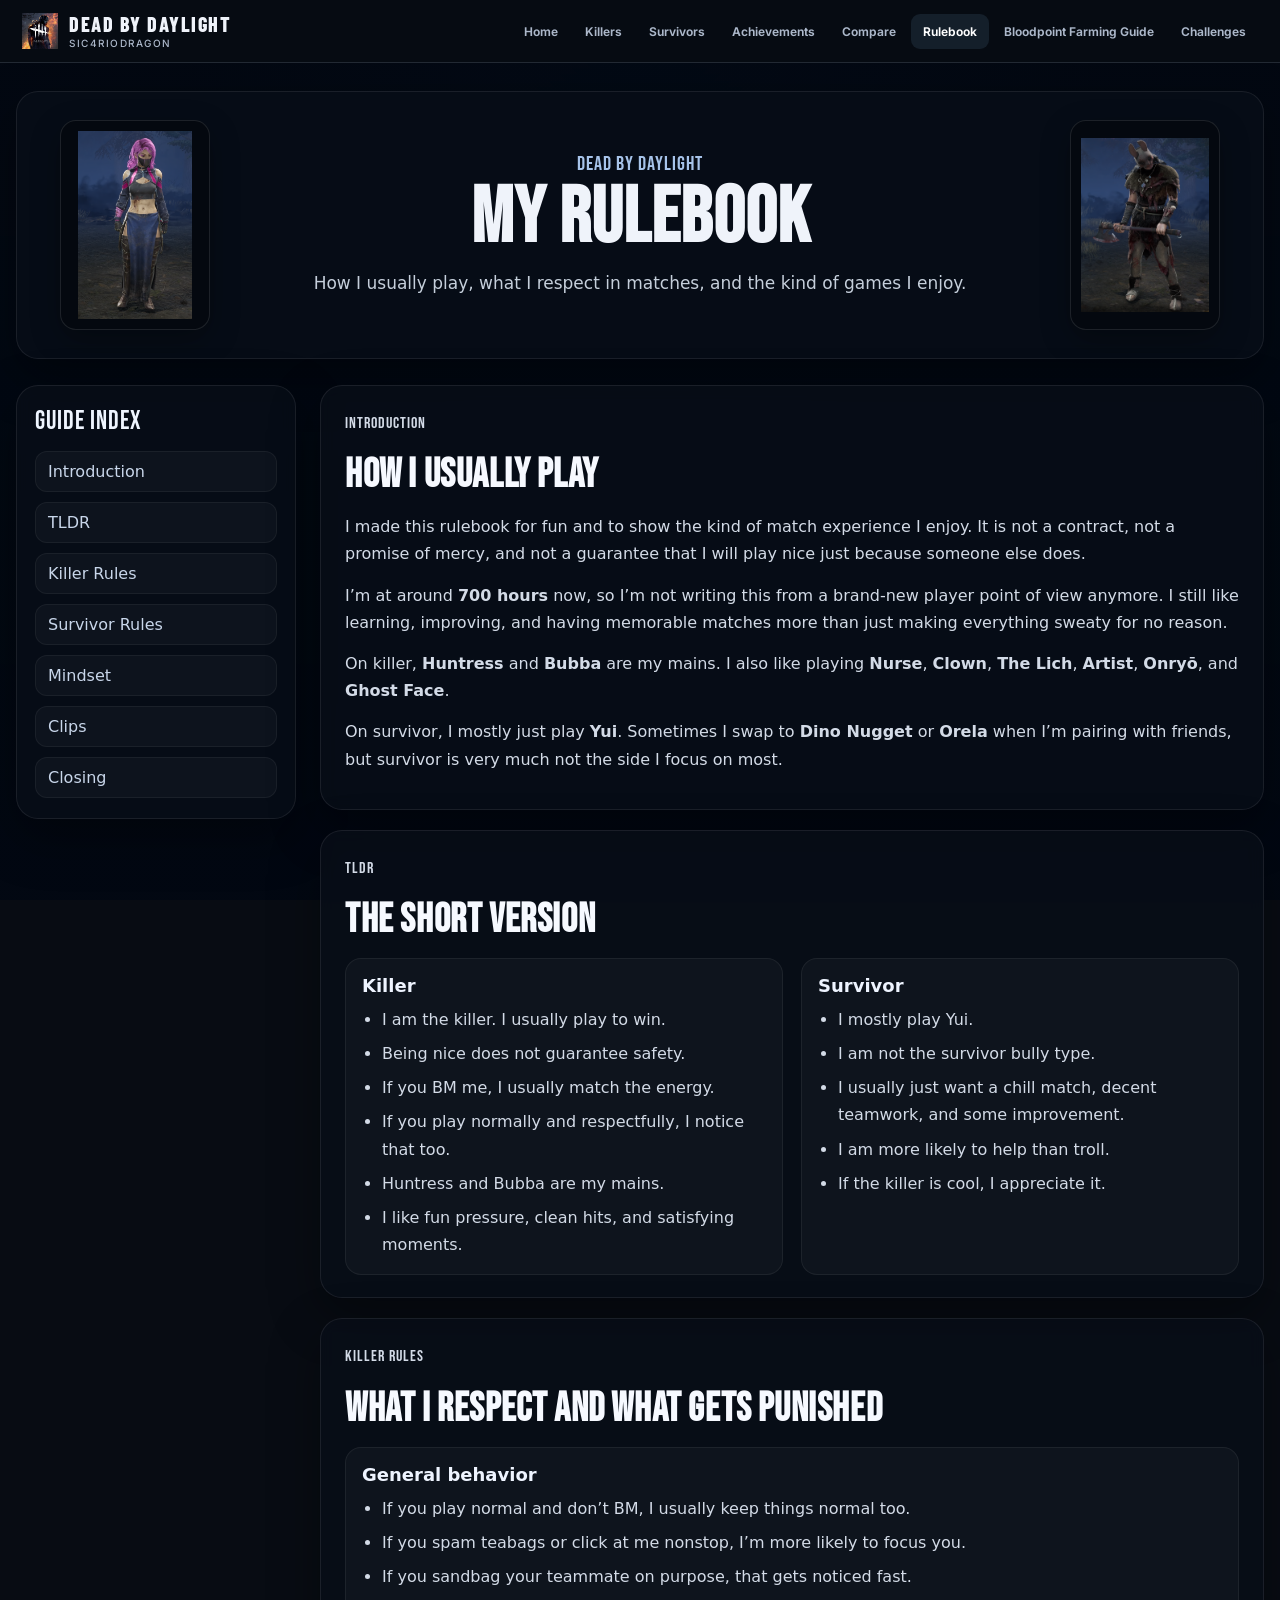
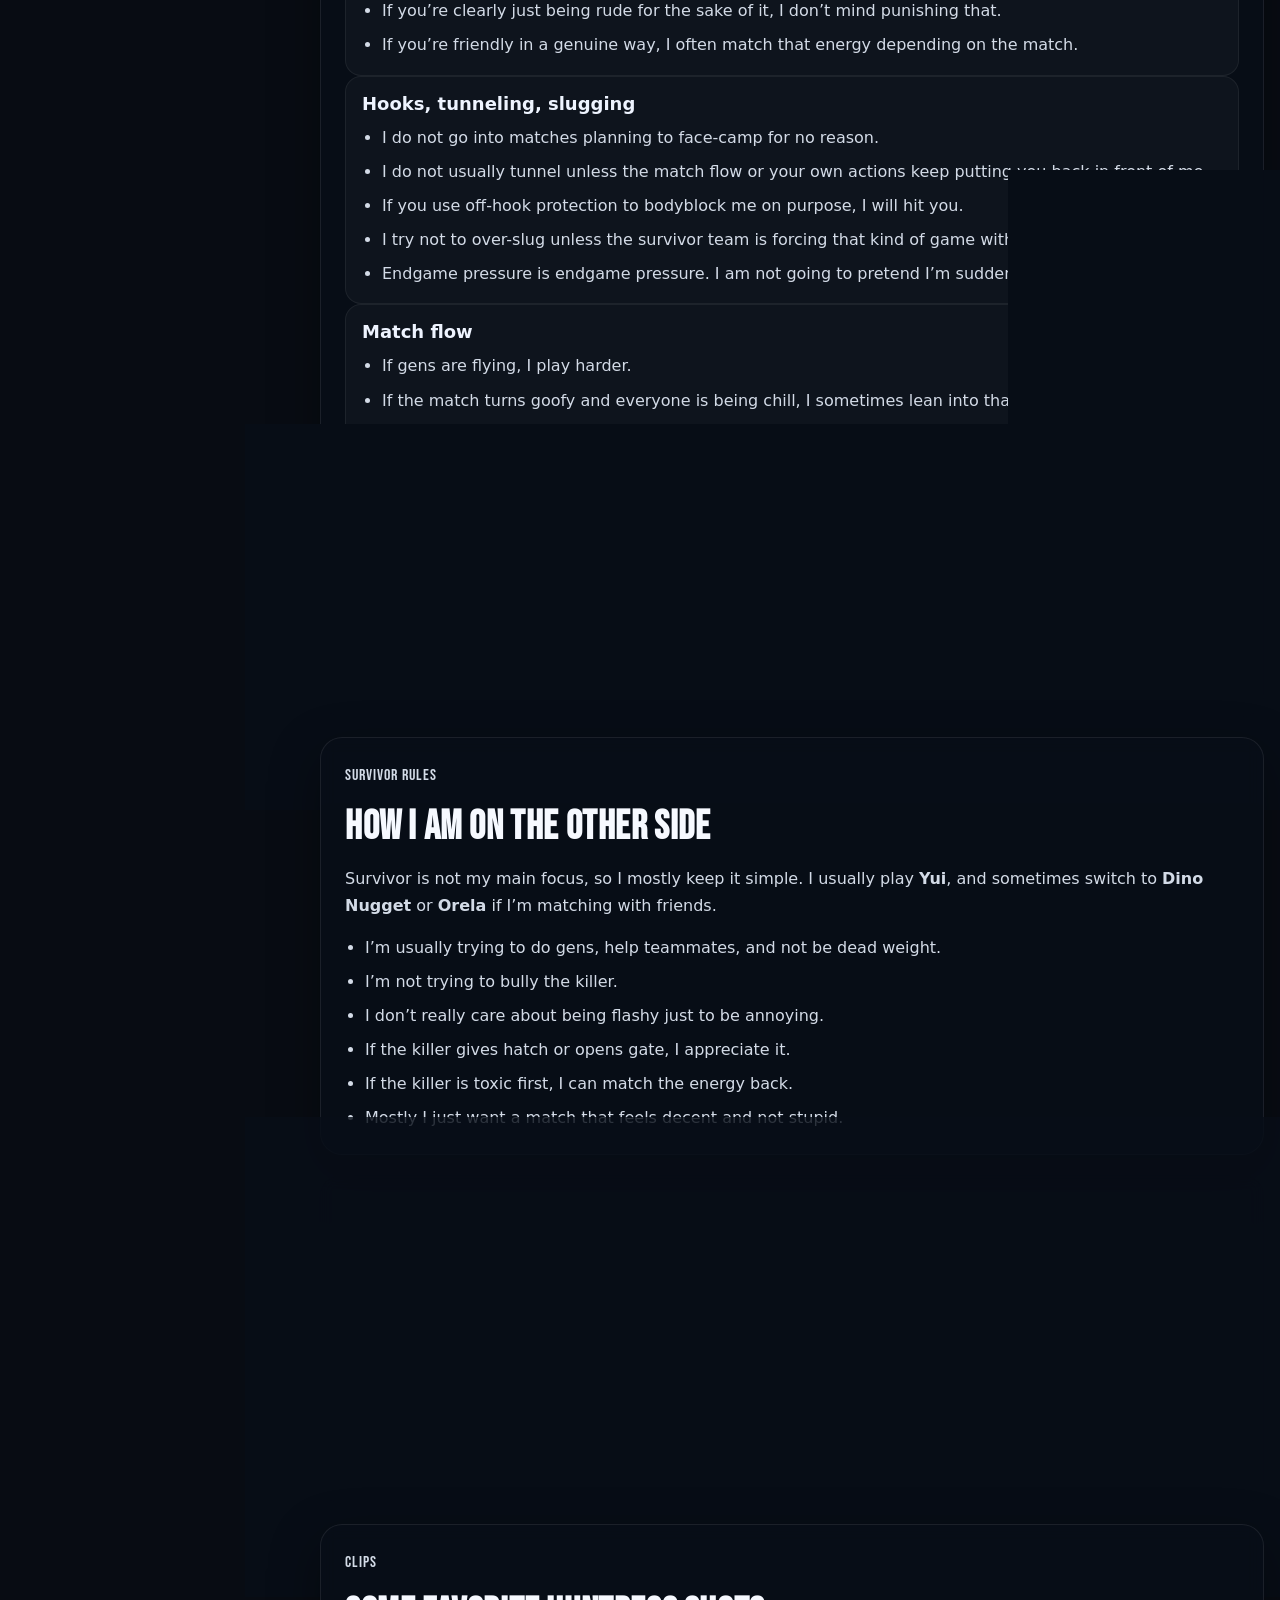
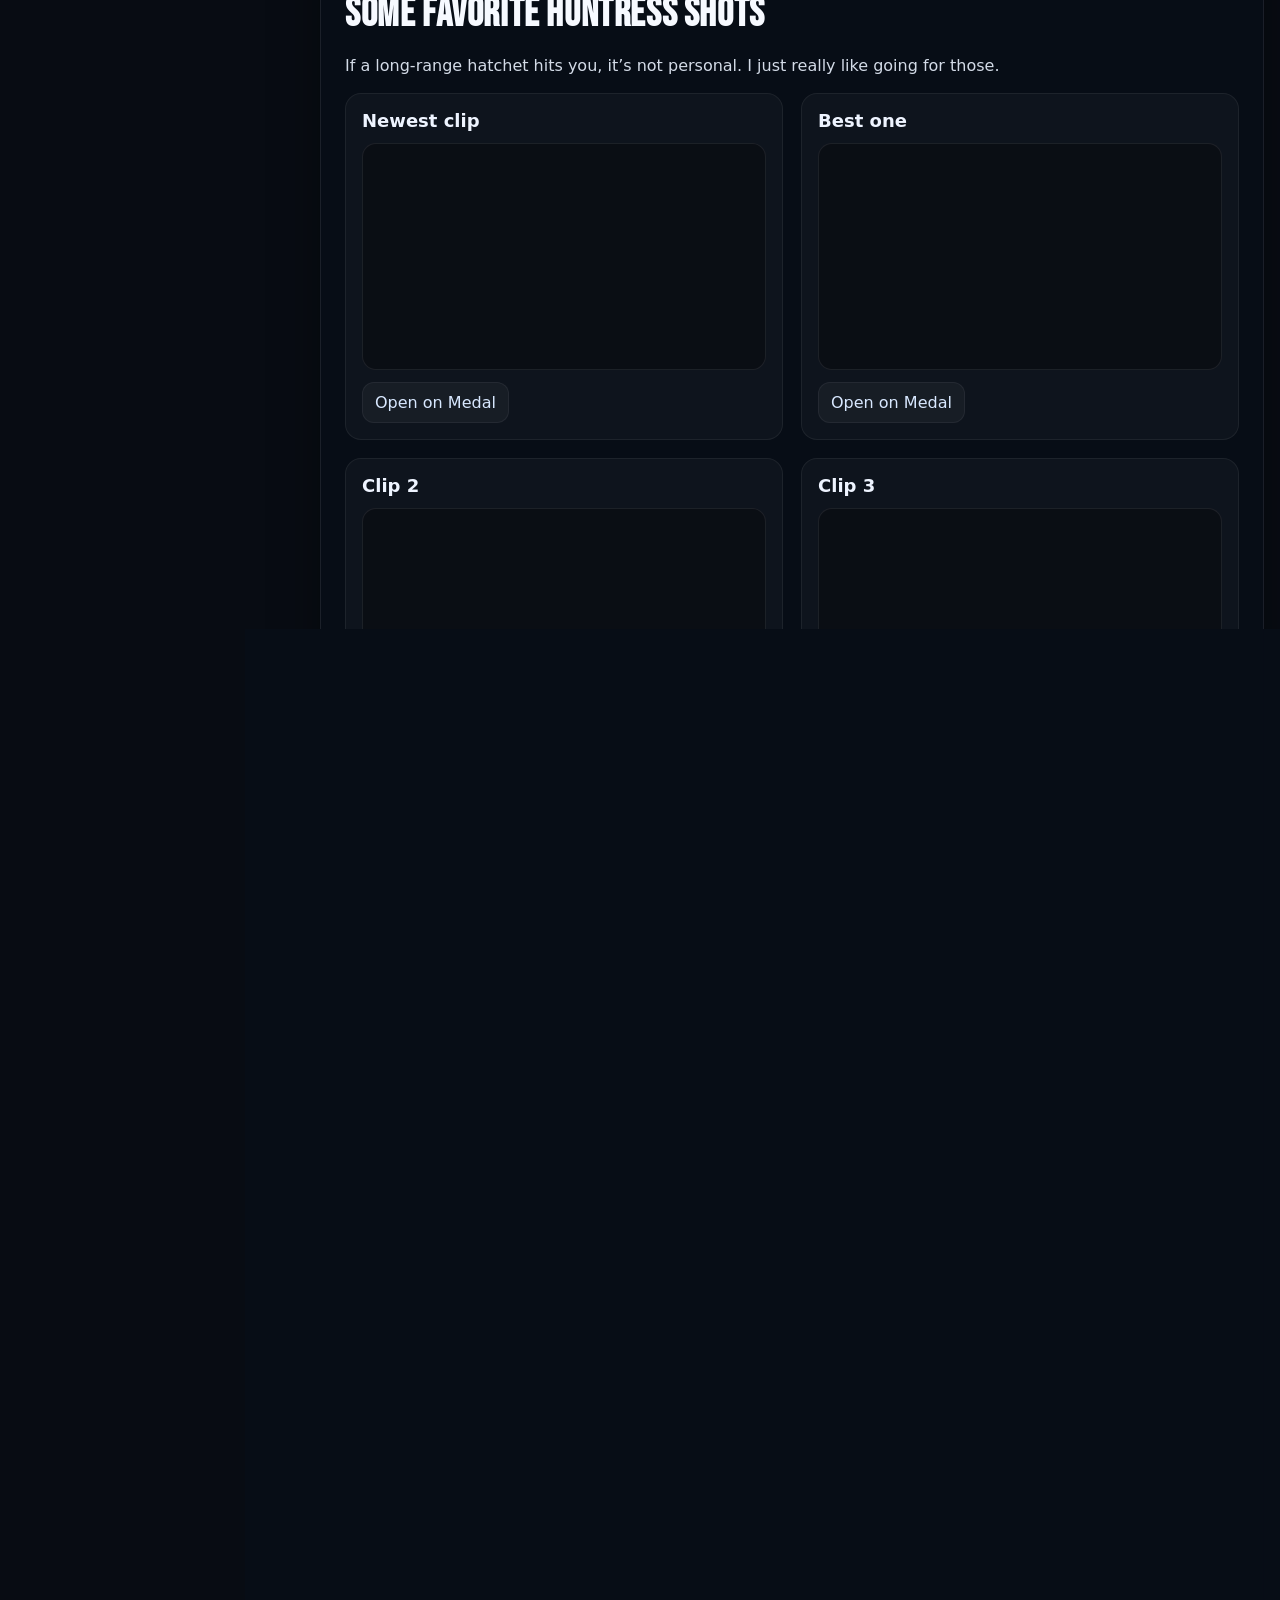
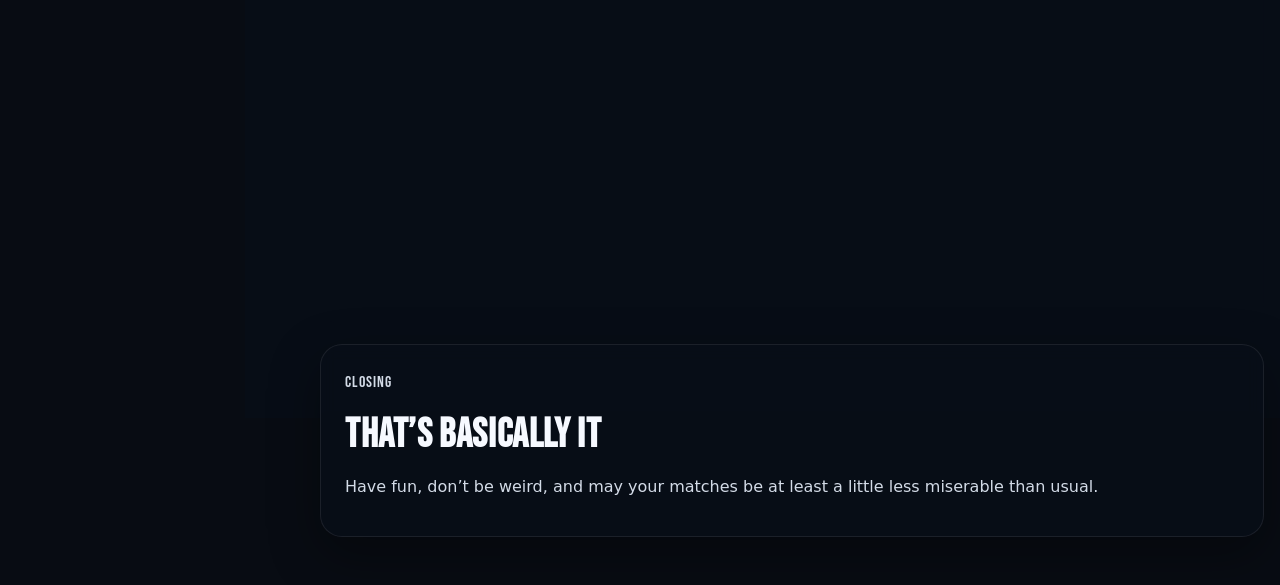
<file: dbd-rulebook/index.html>
<!DOCTYPE html>
<html lang="en">
<head>
  <meta charset="utf-8">
  <meta name="viewport" content="width=device-width, initial-scale=1">
  <title>DBD Rulebook — Sic4rioDragon</title>
  <meta name="description" content="My Dead by Daylight rulebook — how I usually play killer and survivor, what I respect in matches, and the kind of games I enjoy.">
  <meta name="theme-color" content="#07111d">

  <link rel="canonical" href="https://deadbydaylight.sic4riodragon.uk/dbd-rulebook/">
  <link rel="icon" type="image/png" href="/assets/img/deadbydaylight_icon.png">
  <link rel="shortcut icon" href="/assets/img/deadbydaylight_icon.png">
  <link rel="apple-touch-icon" href="/assets/img/deadbydaylight_icon.png">

  <meta property="og:type" content="website">
  <meta property="og:site_name" content="Sic4rioDragon.uk">
  <meta property="og:title" content="Dead by Daylight • Rulebook • Sic4rioDragon">
  <meta property="og:description" content="My DBD rulebook — killer mindset, survivor mindset, and the kind of match experience I like.">
  <meta property="og:url" content="https://deadbydaylight.sic4riodragon.uk/dbd-rulebook/">
  <meta property="og:image" content="https://deadbydaylight.sic4riodragon.uk/assets/img/banner1.png">
  <meta property="og:image:alt" content="Dead by Daylight banner featuring Yui and Huntress">

  <meta name="twitter:card" content="summary_large_image">
  <meta name="twitter:title" content="Dead by Daylight • Rulebook • Sic4rioDragon">
  <meta name="twitter:description" content="My DBD rulebook — killer mindset, survivor mindset, and the kind of match experience I like.">
  <meta name="twitter:image" content="https://deadbydaylight.sic4riodragon.uk/assets/img/banner1.png">

  <link rel="preconnect" href="https://fonts.googleapis.com">
  <link rel="preconnect" href="https://fonts.gstatic.com" crossorigin>
  <link href="https://fonts.googleapis.com/css2?family=Bebas+Neue&display=swap" rel="stylesheet">

  <link rel="stylesheet" href="./style.css">
  <link rel="stylesheet" href="/site.css">
</head>
<body>
  <div class="page-bg"></div>

  <a class="back-btn" href="/">← Back to Dead by Daylight</a>

  <main class="page-shell">
    <section class="hero card">
      <a class="hero-art hero-art-left" href="/survivors.html" aria-label="Go to survivors page">
        <img src="/assets/img/yui.png" alt="Yui Kimura">
      </a>

      <div class="hero-copy">
        <p class="eyebrow">Dead by Daylight</p>
        <h1>My Rulebook</h1>
        <p class="subtitle">
          How I usually play, what I respect in matches, and the kind of games I enjoy.
        </p>
      </div>

      <a class="hero-art hero-art-right" href="/killers/" aria-label="Go to killers page">
        <img src="/assets/img/huntress.png" alt="The Huntress">
      </a>
    </section>

    <section class="overview-grid">
      <aside class="toc card">
        <div class="toc-head">Guide Index</div>
        <nav class="toc-links" aria-label="Rulebook sections">
          <a href="#intro">Introduction</a>
          <a href="#tldr">TLDR</a>
          <a href="#killer">Killer Rules</a>
          <a href="#survivor">Survivor Rules</a>
          <a href="#mindset">Mindset</a>
          <a href="#clips">Clips</a>
          <a href="#closing">Closing</a>
        </nav>
      </aside>

      <div class="content-stack">
        <section class="card intro-card" id="intro">
          <p class="section-kicker">Introduction</p>
          <h2>How I usually play</h2>
          <p>
            I made this rulebook for fun and to show the kind of match experience I enjoy.
            It is not a contract, not a promise of mercy, and not a guarantee that I will play nice just because someone else does.
          </p>
          <p>
            I’m at around <strong>700 hours</strong> now, so I’m not writing this from a brand-new player point of view anymore.
            I still like learning, improving, and having memorable matches more than just making everything sweaty for no reason.
          </p>
          <p>
            On killer, <strong>Huntress</strong> and <strong>Bubba</strong> are my mains.
            I also like playing <strong>Nurse</strong>, <strong>Clown</strong>, <strong>The Lich</strong>, <strong>Artist</strong>, <strong>Onryō</strong>, and <strong>Ghost Face</strong>.
          </p>
          <p>
            On survivor, I mostly just play <strong>Yui</strong>.
            Sometimes I swap to <strong>Dino Nugget</strong> or <strong>Orela</strong> when I’m pairing with friends, but survivor is very much not the side I focus on most.
          </p>
        </section>

        <section class="card" id="tldr">
          <p class="section-kicker">TLDR</p>
          <h2>The short version</h2>

          <div class="rule-columns">
            <div>
              <h3>Killer</h3>
              <ul>
                <li>I am the killer. I usually play to win.</li>
                <li>Being nice does not guarantee safety.</li>
                <li>If you BM me, I usually match the energy.</li>
                <li>If you play normally and respectfully, I notice that too.</li>
                <li>Huntress and Bubba are my mains.</li>
                <li>I like fun pressure, clean hits, and satisfying moments.</li>
              </ul>
            </div>

            <div>
              <h3>Survivor</h3>
              <ul>
                <li>I mostly play Yui.</li>
                <li>I am not the survivor bully type.</li>
                <li>I usually just want a chill match, decent teamwork, and some improvement.</li>
                <li>I am more likely to help than troll.</li>
                <li>If the killer is cool, I appreciate it.</li>
              </ul>
            </div>
          </div>
        </section>

        <section class="card" id="killer">
          <p class="section-kicker">Killer Rules</p>
          <h2>What I respect and what gets punished</h2>

          <div class="rule-group">
            <h3>General behavior</h3>
            <ul>
              <li>If you play normal and don’t BM, I usually keep things normal too.</li>
              <li>If you spam teabags or click at me nonstop, I’m more likely to focus you.</li>
              <li>If you sandbag your teammate on purpose, that gets noticed fast.</li>
              <li>If you’re clearly just being rude for the sake of it, I don’t mind punishing that.</li>
              <li>If you’re friendly in a genuine way, I often match that energy depending on the match.</li>
            </ul>
          </div>

          <div class="rule-group">
            <h3>Hooks, tunneling, slugging</h3>
            <ul>
              <li>I do not go into matches planning to face-camp for no reason.</li>
              <li>I do not usually tunnel unless the match flow or your own actions keep putting you back in front of me.</li>
              <li>If you use off-hook protection to bodyblock me on purpose, I will hit you.</li>
              <li>I try not to over-slug unless the survivor team is forcing that kind of game with saves or pressure.</li>
              <li>Endgame pressure is endgame pressure. I am not going to pretend I’m suddenly not the killer anymore.</li>
            </ul>
          </div>

          <div class="rule-group">
            <h3>Match flow</h3>
            <ul>
              <li>If gens are flying, I play harder.</li>
              <li>If the match turns goofy and everyone is being chill, I sometimes lean into that instead.</li>
              <li>If I hard win, I sometimes let one person go.</li>
              <li>If the whole match feels miserable or awkward, I might mentally check out and just finish it out.</li>
              <li>I like matches that feel active and honest more than matches where everyone hides forever.</li>
            </ul>
          </div>

          <div class="rule-group">
            <h3>My killer taste</h3>
            <p>
              Huntress is still the one I enjoy most because nothing beats a clean hatchet.
              Bubba is the other real main for me because he’s simple, brutal, and fun in a very different way.
              Outside of those, I like Nurse, Clown, Artist, Onryō, Ghost Face, and The Lich when I’m in the mood for them.
            </p>
          </div>
        </section>

        <section class="card" id="survivor">
          <p class="section-kicker">Survivor Rules</p>
          <h2>How I am on the other side</h2>

          <p>
            Survivor is not my main focus, so I mostly keep it simple.
            I usually play <strong>Yui</strong>, and sometimes switch to <strong>Dino Nugget</strong> or <strong>Orela</strong> if I’m matching with friends.
          </p>

          <ul>
            <li>I’m usually trying to do gens, help teammates, and not be dead weight.</li>
            <li>I’m not trying to bully the killer.</li>
            <li>I don’t really care about being flashy just to be annoying.</li>
            <li>If the killer gives hatch or opens gate, I appreciate it.</li>
            <li>If the killer is toxic first, I can match the energy back.</li>
            <li>Mostly I just want a match that feels decent and not stupid.</li>
          </ul>
        </section>

        <section class="card" id="mindset">
          <p class="section-kicker">Mindset</p>
          <h2>What this page is really for</h2>

          <p>
            This page is less about trying to force rules onto random people and more about showing my playstyle.
            I like fun matches, I like learning, and I like moments that feel memorable.
          </p>
          <p>
            I do not expect perfect survivors, perfect killers, or perfect etiquette every match.
            I just prefer people who don’t go out of their way to make the game miserable.
          </p>
          <p>
            If you are respectful, I usually notice.
            If you are annoying on purpose, I usually notice that too.
          </p>
        </section>

        <section class="card" id="clips">
          <p class="section-kicker">Clips</p>
          <h2>Some favorite Huntress shots</h2>

          <p class="muted">
            If a long-range hatchet hits you, it’s not personal. I just really like going for those.
          </p>

          <div class="clip-grid">
            <article class="clip-card">
              <h3>Newest clip</h3>
              <div class="clip-embed">
                <iframe src="https://medal.tv/clip/lCOl9mwv6wF3e0-49?autoplay=0&muted=0&loop=0" frameborder="0" allow="autoplay; fullscreen" allowfullscreen loading="lazy"></iframe>
              </div>
              <a class="clip-link" href="https://medal.tv/games/dead-by-daylight/clips/lCOl9mwv6wF3e0-49" target="_blank" rel="noopener">Open on Medal</a>
            </article>

            <article class="clip-card">
              <h3>Best one</h3>
              <div class="clip-embed">
                <iframe src="https://medal.tv/clip/lCgZ93YwvKBuPfPts?autoplay=0&muted=0&loop=0" frameborder="0" allow="autoplay; fullscreen" allowfullscreen loading="lazy"></iframe>
              </div>
              <a class="clip-link" href="https://medal.tv/games/dead-by-daylight/clips/lCgZ93YwvKBuPfPts" target="_blank" rel="noopener">Open on Medal</a>
            </article>

            <article class="clip-card">
              <h3>Clip 2</h3>
              <div class="clip-embed">
                <iframe src="https://medal.tv/clip/lvfn8Icr1LPnwrfDm?autoplay=0&muted=0&loop=0" frameborder="0" allow="autoplay; fullscreen" allowfullscreen loading="lazy"></iframe>
              </div>
              <a class="clip-link" href="https://medal.tv/games/dead-by-daylight/clips/lvfn8Icr1LPnwrfDm" target="_blank" rel="noopener">Open on Medal</a>
            </article>

            <article class="clip-card">
              <h3>Clip 3</h3>
              <div class="clip-embed">
                <iframe src="https://medal.tv/clip/lxHhvwNB1EyjtffrP?autoplay=0&muted=0&loop=0" frameborder="0" allow="autoplay; fullscreen" allowfullscreen loading="lazy"></iframe>
              </div>
              <a class="clip-link" href="https://medal.tv/games/dead-by-daylight/clips/lxHhvwNB1EyjtffrP" target="_blank" rel="noopener">Open on Medal</a>
            </article>

            <article class="clip-card">
              <h3>Clip 4</h3>
              <div class="clip-embed">
                <iframe src="https://medal.tv/clip/lzSkIbuD3SHz5CuXl?autoplay=0&muted=0&loop=0" frameborder="0" allow="autoplay; fullscreen" allowfullscreen loading="lazy"></iframe>
              </div>
              <a class="clip-link" href="https://medal.tv/games/dead-by-daylight/clips/lzSkIbuD3SHz5CuXl" target="_blank" rel="noopener">Open on Medal</a>
            </article>

            <article class="clip-card">
              <h3>Clip 5</h3>
              <div class="clip-embed">
                <iframe src="https://medal.tv/clip/lz8CWYM1HBc3UQAU2?autoplay=0&muted=0&loop=0" frameborder="0" allow="autoplay; fullscreen" allowfullscreen loading="lazy"></iframe>
              </div>
              <a class="clip-link" href="https://medal.tv/games/dead-by-daylight/clips/lz8CWYM1HBc3UQAU2" target="_blank" rel="noopener">Open on Medal</a>
            </article>

            <article class="clip-card">
              <h3>Clip 6</h3>
              <div class="clip-embed">
                <iframe src="https://medal.tv/clip/lzZ5z4hSBZOFMghm?autoplay=0&muted=0&loop=0" frameborder="0" allow="autoplay; fullscreen" allowfullscreen loading="lazy"></iframe>
              </div>
              <a class="clip-link" href="https://medal.tv/games/dead-by-daylight/clips/lzZ5z4hSBZOFMghm" target="_blank" rel="noopener">Open on Medal</a>
            </article>

            <article class="clip-card">
              <h3>Clip 7</h3>
              <div class="clip-embed">
                <iframe src="https://medal.tv/clip/lA0gdGLt552-yxH7?autoplay=0&muted=0&loop=0" frameborder="0" allow="autoplay; fullscreen" allowfullscreen loading="lazy"></iframe>
              </div>
              <a class="clip-link" href="https://medal.tv/games/dead-by-daylight/clips/lA0gdGLt552-yxH7" target="_blank" rel="noopener">Open on Medal</a>
            </article>

            <article class="clip-card">
              <h3>Clip 8</h3>
              <div class="clip-embed">
                <iframe src="https://medal.tv/clip/lApscDmOobL7uX_JU?autoplay=0&muted=0&loop=0" frameborder="0" allow="autoplay; fullscreen" allowfullscreen loading="lazy"></iframe>
              </div>
              <a class="clip-link" href="https://medal.tv/games/dead-by-daylight/clips/lApscDmOobL7uX_JU" target="_blank" rel="noopener">Open on Medal</a>
            </article>
          </div>
        </section>

        <section class="card" id="closing">
          <p class="section-kicker">Closing</p>
          <h2>That’s basically it</h2>
          <p>
            Have fun, don’t be weird, and may your matches be at least a little less miserable than usual.
          </p>
        </section>
      </div>
    </section>
  </main>
  <script src="/site.js"></script>
</body>
</html>
</file>
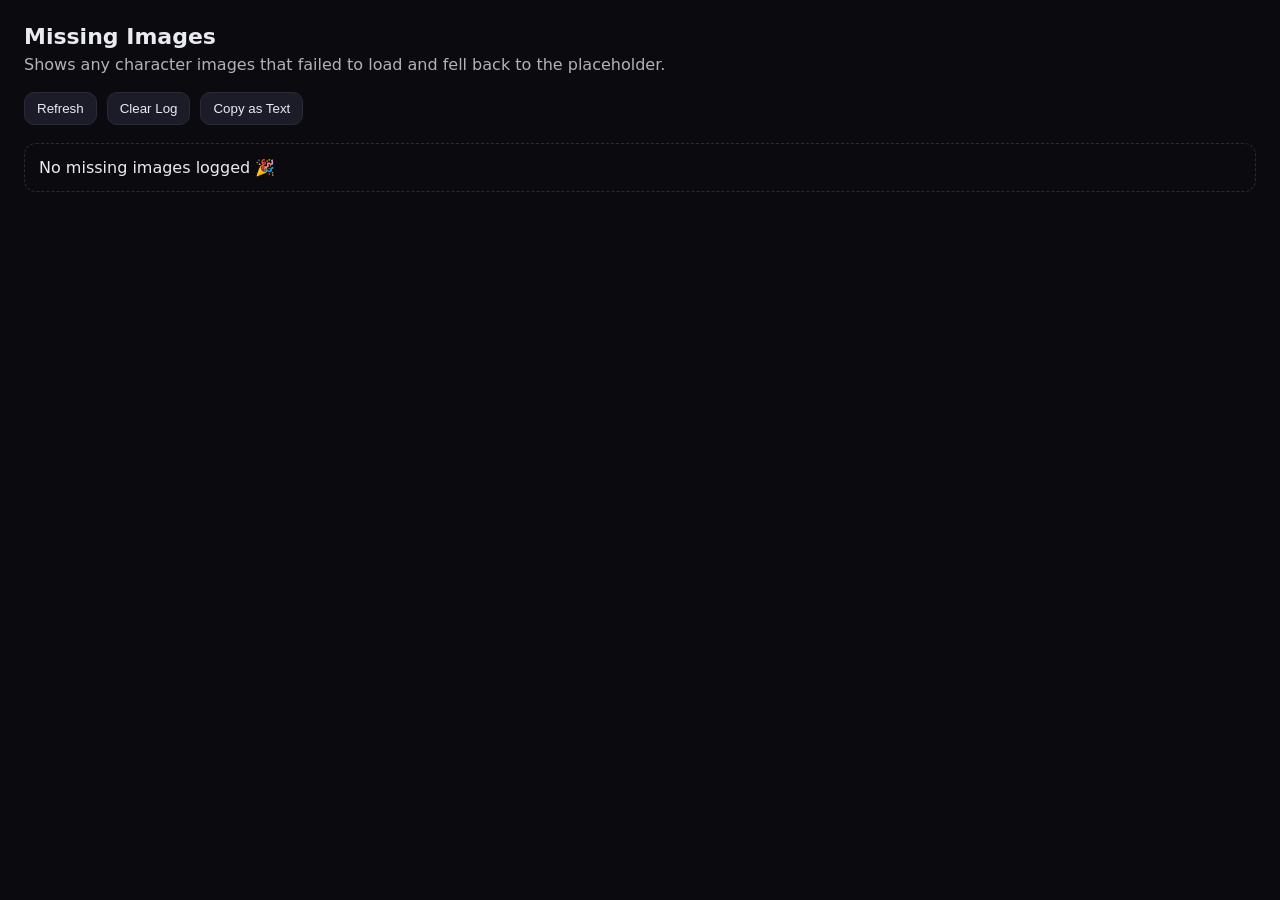
<file: debug/index.html>
<!doctype html>
<html lang="en">
<head>
  <meta charset="utf-8" />
  <meta name="viewport" content="width=device-width,initial-scale=1" />
  <title>DBD Debug • Missing Images</title>
  <style>
    body { font-family: system-ui, Arial, sans-serif; background:#0b0b0f; color:#eaeaf2; margin:0; padding:24px; }
    h1 { margin:0 0 6px; font-size:22px; }
    p { margin:0 0 18px; opacity:.8; }
    .row { display:flex; gap:10px; flex-wrap:wrap; margin:14px 0 18px; }
    button { background:#1c1c28; color:#eaeaf2; border:1px solid #2a2a3a; padding:8px 12px; border-radius:10px; cursor:pointer; }
    button:hover { filter:brightness(1.1); }
    table { width:100%; border-collapse:collapse; overflow:hidden; border-radius:12px; }
    th, td { padding:10px 12px; border-bottom:1px solid #24243a; text-align:left; }
    th { background:#13131c; font-weight:700; }
    tr:hover td { background:#10101a; }
    code { background:#13131c; padding:2px 6px; border-radius:8px; }
    .muted { opacity:.75; }
    .empty { padding:14px; border:1px dashed #2a2a3a; border-radius:12px; }
  </style>
</head>
<body>
  <h1>Missing Images</h1>
  <p class="muted">Shows any character images that failed to load and fell back to the placeholder.</p>

  <div class="row">
    <button id="btnRefresh">Refresh</button>
    <button id="btnClear">Clear Log</button>
    <button id="btnCopy">Copy as Text</button>
  </div>

  <div id="content"></div>

  <script>
    const key = "dbd_missing_images_v1";

    function load() {
      try { return JSON.parse(localStorage.getItem(key) || "[]"); }
      catch { return []; }
    }

    function render() {
      const list = load();
      const el = document.getElementById("content");
      if (!list.length) {
        el.innerHTML = '<div class="empty">No missing images logged 🎉</div>';
        return;
      }

      el.innerHTML = `
        <table>
          <thead>
            <tr>
              <th>When</th>
              <th>Type</th>
              <th>Name</th>
              <th>Path</th>
            </tr>
          </thead>
          <tbody>
            ${list.map(x => `
              <tr>
                <td>${new Date(x.ts).toLocaleString()}</td>
                <td><code>${x.type}</code></td>
                <td>${escapeHtml(x.name)}</td>
                <td><code>${escapeHtml(x.path)}</code></td>
              </tr>
            `).join("")}
          </tbody>
        </table>
      `;
    }

    function escapeHtml(s){
      return String(s).replace(/[&<>"']/g, m => ({'&':'&amp;','<':'&lt;','>':'&gt;','"':'&quot;',"'":'&#39;'}[m]));
    }

    document.getElementById("btnRefresh").onclick = render;
    document.getElementById("btnClear").onclick = () => { localStorage.removeItem(key); render(); };
    document.getElementById("btnCopy").onclick = async () => {
      const list = load();
      const txt = list.map(x => `${new Date(x.ts).toISOString()} | ${x.type} | ${x.name} | ${x.path}`).join("\n");
      try { await navigator.clipboard.writeText(txt); alert("Copied!"); }
      catch { alert("Clipboard blocked. (Try HTTPS or allow clipboard.)"); }
    };

    render();
  </script>
</body>
</html>
</file>
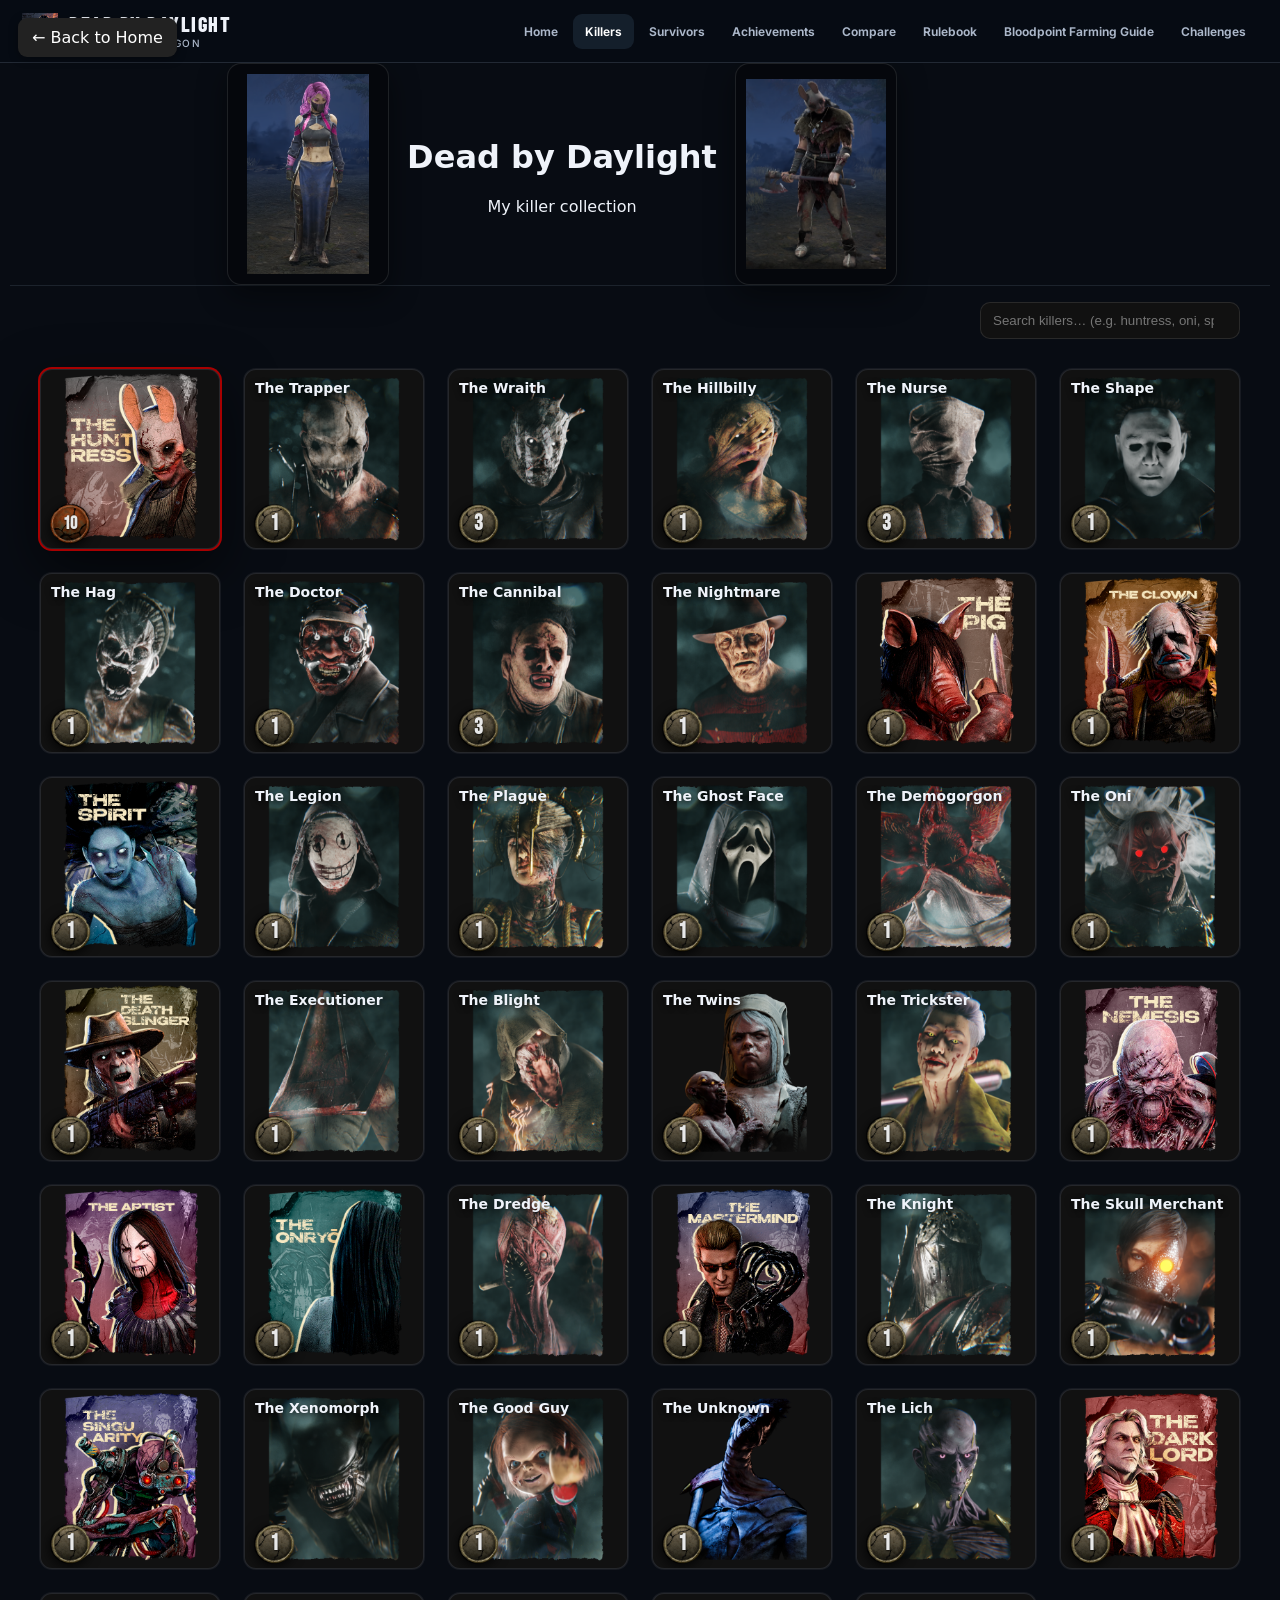
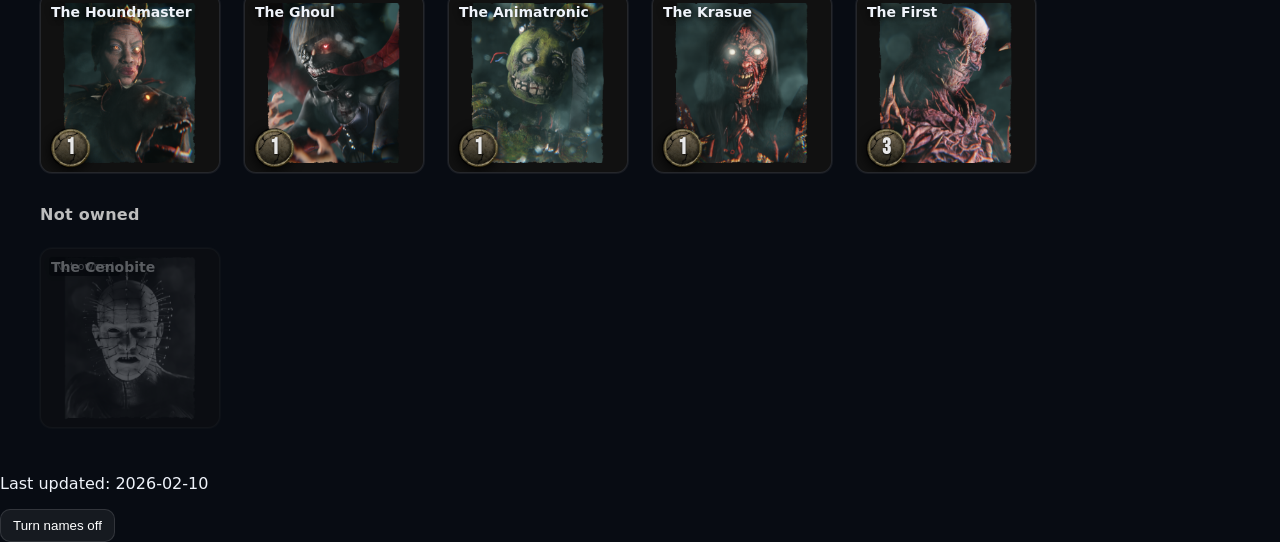
<file: killers/index.html>
<!DOCTYPE html>
<html lang="en">
<head>
  <link href="https://fonts.googleapis.com/css2?family=Bebas+Neue&display=swap" rel="stylesheet">
  <meta charset="UTF-8" />
  <meta name="viewport" content="width=device-width, initial-scale=1.0" />

  <title>DBD Killers — Sic4rioDragon</title>
  <link rel="stylesheet" href="/style.css" />
  <link rel="icon" type="image/png" href="/assets/img/deadbydaylight_icon.png" />

  <meta name="description" content="My Dead by Daylight killer collection — builds + clips." />
  <meta property="og:title" content="Dead by Daylight • Killers • Sic4rioDragon" />
  <meta property="og:description" content="My killer collection — builds + clips." />
  <meta property="og:image" content="https://deadbydaylight.sic4riodragon.uk/assets/img/banner1.png" />
  <meta property="og:url" content="https://deadbydaylight.sic4riodragon.uk/killers/" />
  <meta name="twitter:card" content="summary_large_image" />
  <link rel="stylesheet" href="/site.css">
</head>

<body>
  <div class="topbar">
    <a class="back-btn" href="/">← Back to Home</a>

    <div class="titleblock">
      <div class="title-row">
        <a class="title-avatar-link" href="/survivors.html" title="Go to Survivors">
          <img class="title-avatar" src="/assets/img/yui.png" alt="Yui">
        </a>

        <div class="title-text">
          <h1>Dead by Daylight</h1>
          <p>My killer collection</p>
        </div>

        <a class="title-avatar-link" href="/killers/" title="Go to Killers">
          <img class="title-avatar" src="/assets/img/huntress.png" alt="Huntress">
        </a>
      </div>
    </div>

    <div style="width:140px;"></div>
  </div>

  <div class="controls">
    <input id="searchInput" class="search" type="search" placeholder="Search killers… (e.g. huntress, oni, spirit)" autocomplete="off">
  </div>

  <main id="killer-grid"></main>

  <footer>
    <p id="updated"></p>
    <button id="toggleNamesBtn" class="toggle-btn" type="button">Turn names off</button>
  </footer>

  <!-- Modal -->
  <div id="killerModal" class="modal hidden">
    <div class="modal-card">
      <button id="modalClose" class="modal-close">×</button>
      <h2 id="modalName"></h2>
      <div id="modalBody"></div>
    </div>
  </div>

  <script src="/script.js"></script>
  <script src="/site.js"></script>
</body>
</html>
</file>
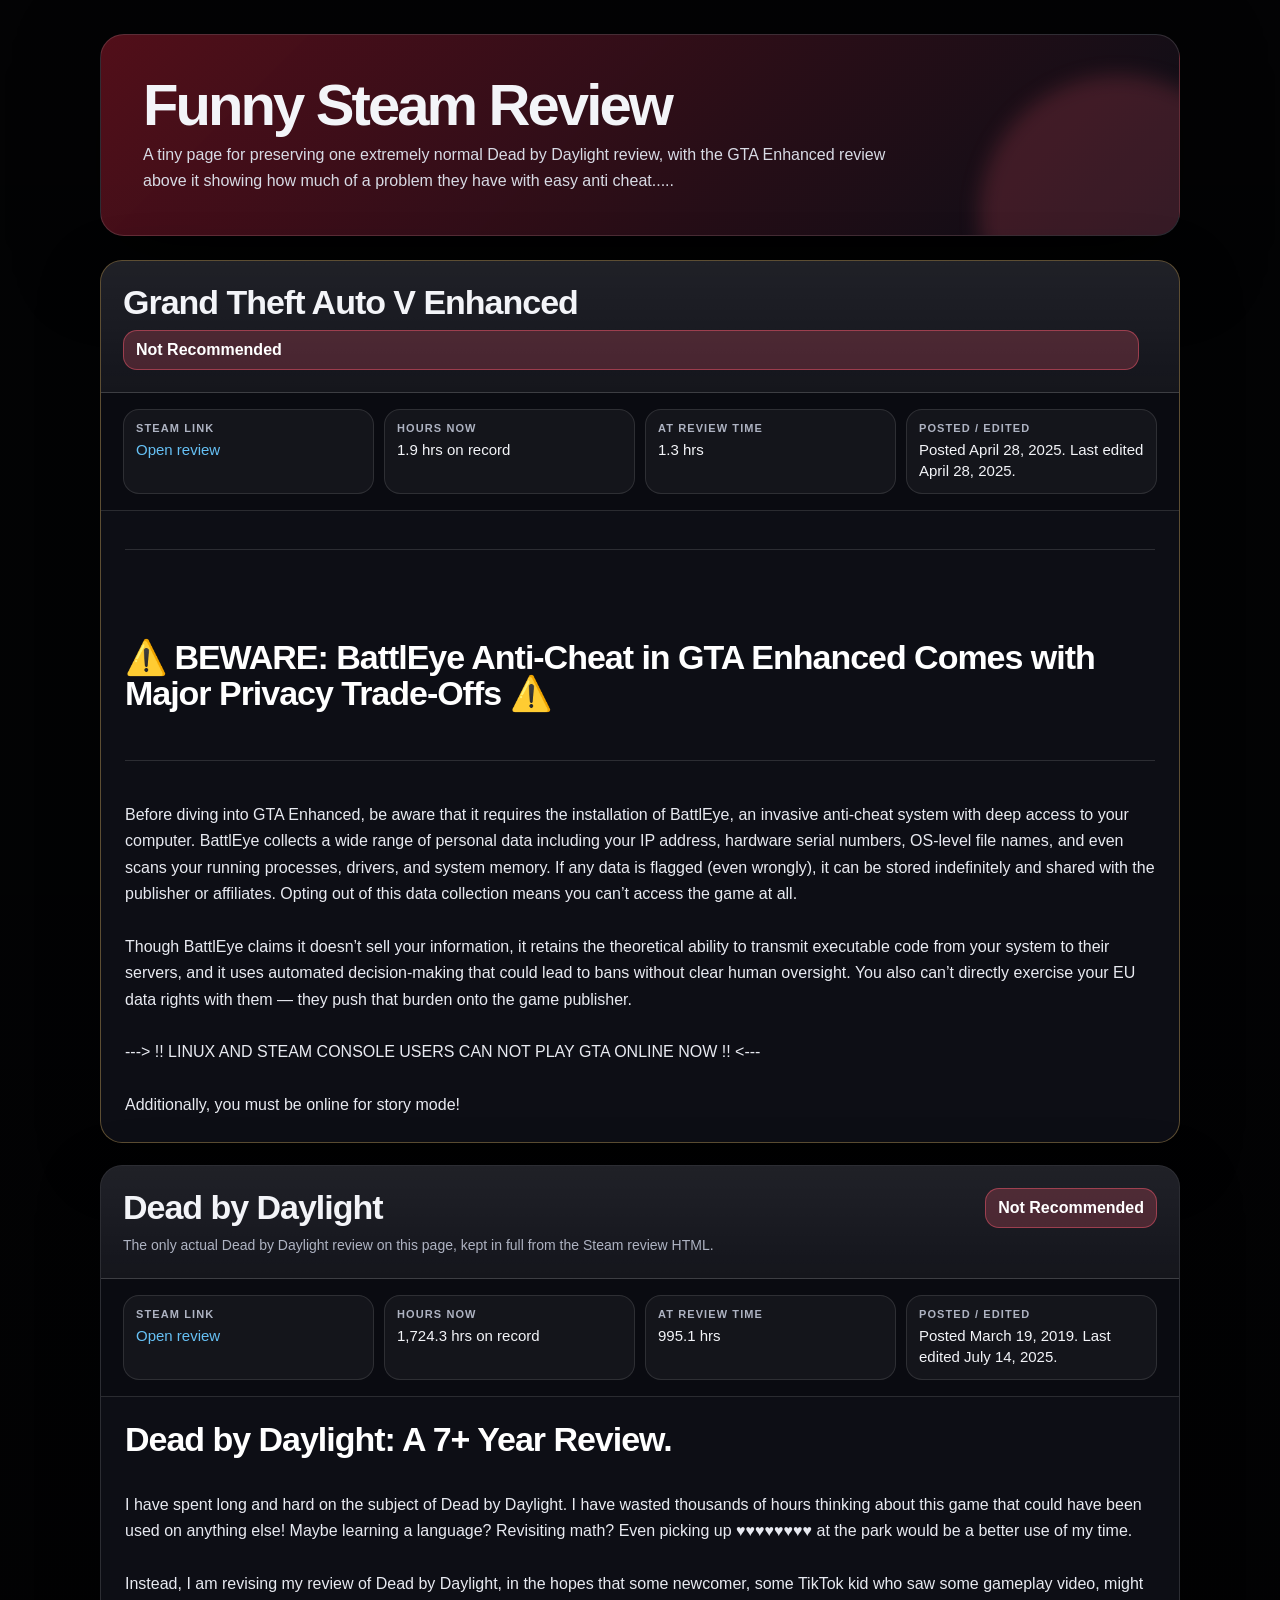
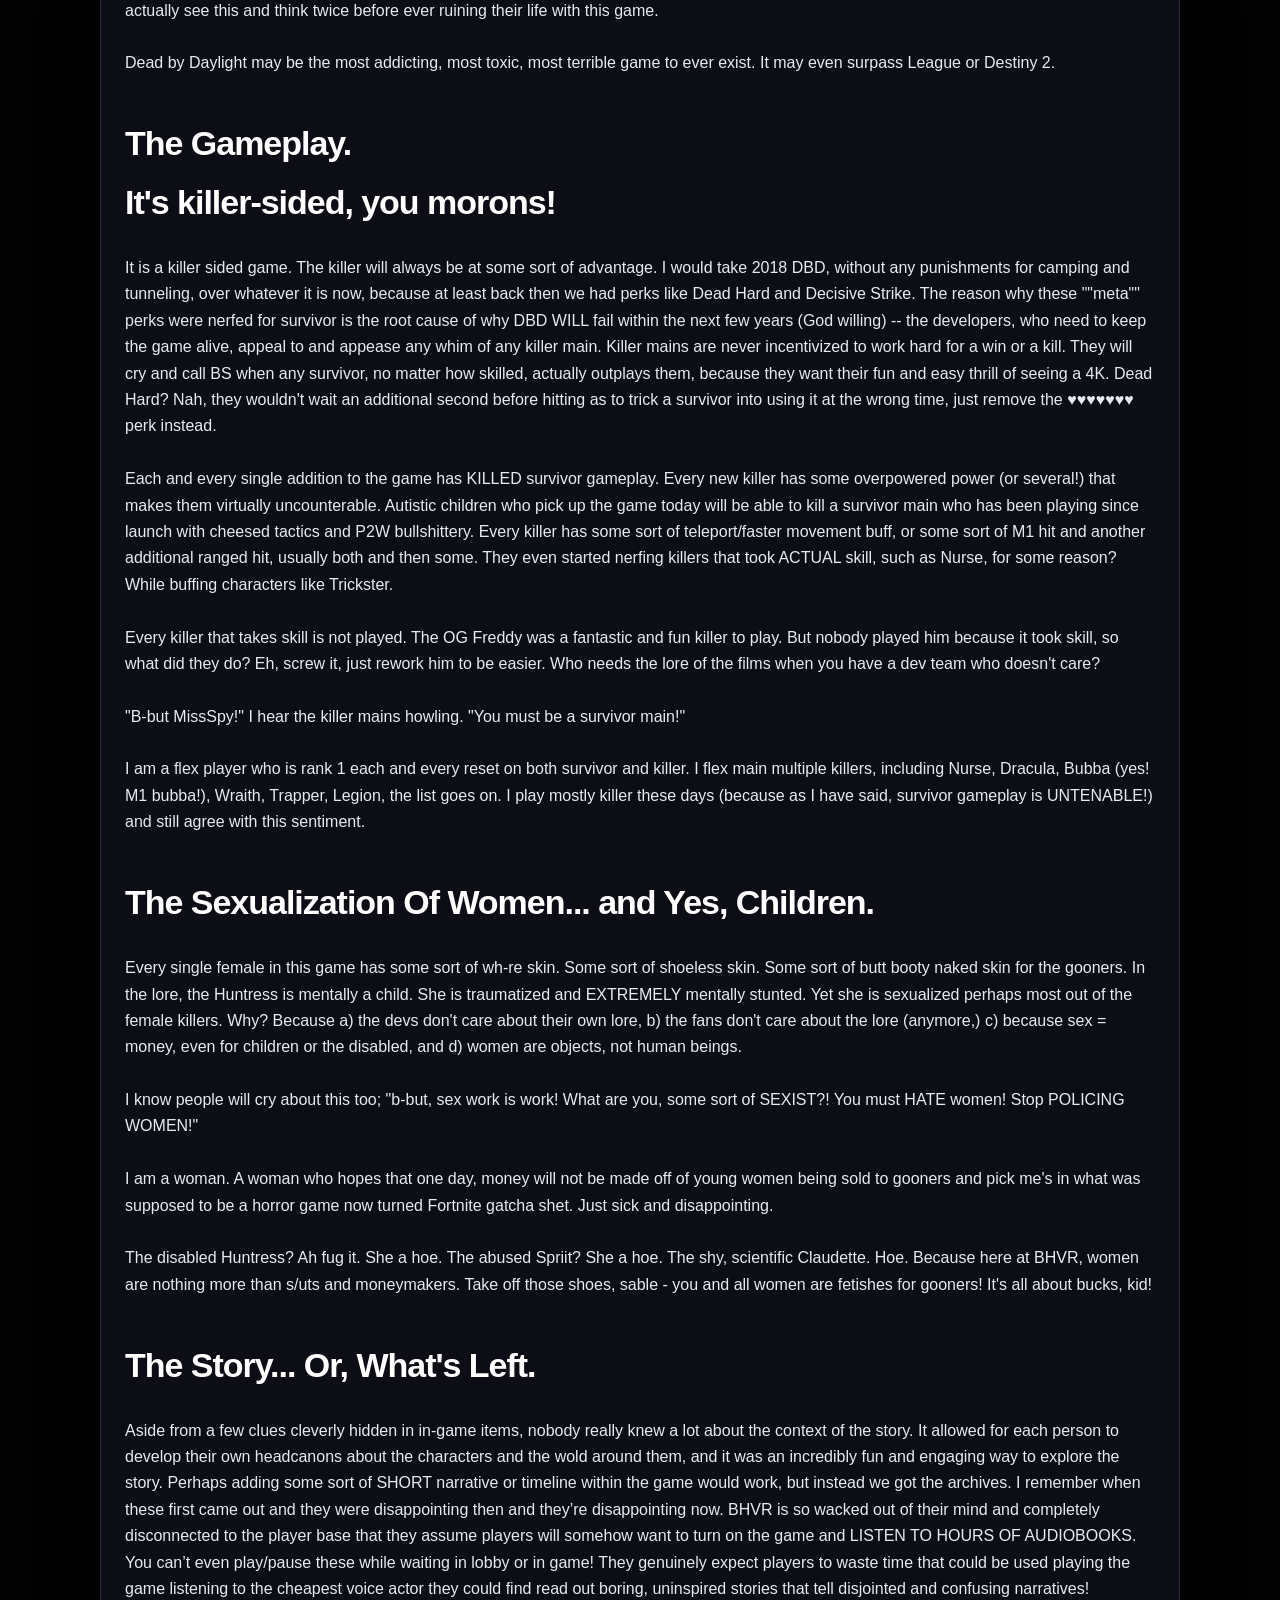
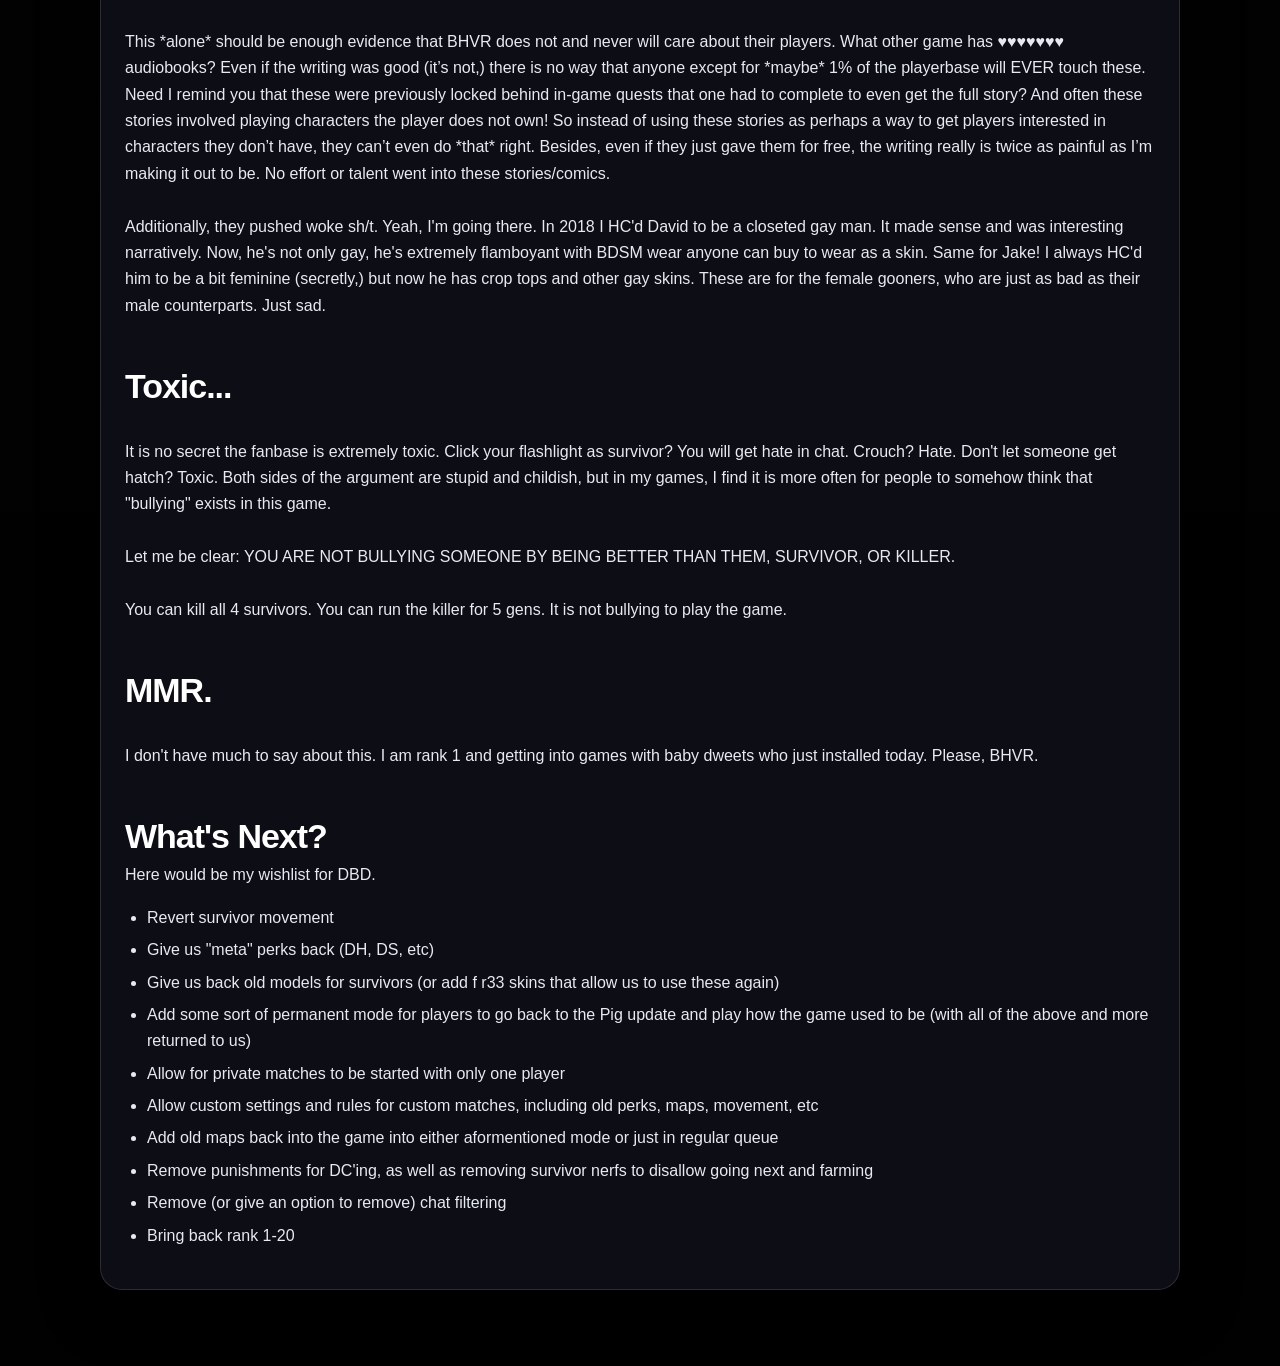
<file: reviews/index.html>
<!doctype html>
<html lang="en">
<head>
  <meta charset="utf-8">
  <meta name="viewport" content="width=device-width, initial-scale=1">
  <title>Funny Steam Reviews | Dead by Daylight</title>
  <link rel="icon" href="https://sic4riodragon.uk/favicon.ico">
  <style>
    :root {
      --bg: #08090d;
      --panel: rgba(15, 17, 25, 0.88);
      --text: #f3f4f8;
      --muted: #aeb3c2;
      --line: rgba(255, 255, 255, 0.13);
      --red: #ff5c72;
      --blue: #66c0f4;
      --gold: #f4c76a;
    }

    * {
      box-sizing: border-box;
    }

    body {
      margin: 0;
      min-height: 100vh;
      color: var(--text);
      font-family: Arial, Helvetica, sans-serif;
      background:
        linear-gradient(180deg, rgba(0, 0, 0, 0.68), rgba(0, 0, 0, 0.9)),
        url("https://sic4riodragon.uk/assets/general.png") center / cover fixed no-repeat,
        var(--bg);
    }

    a {
      color: var(--blue);
      text-decoration: none;
    }

    a:hover {
      text-decoration: underline;
    }

    .wrap {
      width: min(1080px, calc(100% - 28px));
      margin: 0 auto;
      padding: 34px 0 54px;
    }

    .topbar {
      display: flex;
      justify-content: space-between;
      gap: 14px;
      align-items: center;
      margin-bottom: 20px;
    }

    .back {
      display: inline-flex;
      align-items: center;
      gap: 8px;
      padding: 9px 12px;
      border: 1px solid var(--line);
      border-radius: 999px;
      background: rgba(0, 0, 0, 0.35);
      color: var(--text);
      font-size: 13px;
    }

    .hero {
      border: 1px solid var(--line);
      border-radius: 24px;
      background: linear-gradient(135deg, rgba(130, 22, 39, 0.62), rgba(11, 15, 24, 0.92));
      box-shadow: 0 22px 80px rgba(0, 0, 0, 0.55);
      padding: clamp(22px, 4vw, 42px);
      margin-bottom: 24px;
      overflow: hidden;
      position: relative;
    }

    .hero::after {
      content: "";
      position: absolute;
      inset: auto -80px -120px auto;
      width: 280px;
      height: 280px;
      border-radius: 50%;
      background: rgba(255, 92, 114, 0.18);
      filter: blur(10px);
      pointer-events: none;
    }

    h1 {
      margin: 0 0 10px;
      font-size: clamp(32px, 5vw, 58px);
      letter-spacing: -0.05em;
      line-height: 0.95;
    }

    .hero p {
      max-width: 780px;
      margin: 0;
      color: #d8dbe5;
      line-height: 1.6;
      font-size: 16px;
    }

    .note {
      margin-top: 18px;
      display: inline-flex;
      flex-wrap: wrap;
      gap: 10px;
      color: #ffe1e6;
      font-size: 13px;
    }

    .pill {
      border: 1px solid rgba(255, 255, 255, 0.16);
      background: rgba(255, 255, 255, 0.08);
      border-radius: 999px;
      padding: 7px 10px;
    }

    .review-card {
      border: 1px solid var(--line);
      border-radius: 22px;
      background: var(--panel);
      box-shadow: 0 18px 60px rgba(0, 0, 0, 0.45);
      margin: 22px 0;
      overflow: hidden;
      backdrop-filter: blur(10px);
    }

    .review-card.context {
      border-color: rgba(244, 199, 106, 0.35);
    }

    .review-head {
      display: grid;
      grid-template-columns: 1fr auto;
      gap: 18px;
      padding: 22px;
      background: linear-gradient(180deg, rgba(255, 255, 255, 0.08), rgba(255, 255, 255, 0.03));
      border-bottom: 1px solid var(--line);
    }

    .game-title {
      margin: 0 0 8px;
      font-size: clamp(22px, 3vw, 34px);
      letter-spacing: -0.03em;
    }

    .subtitle {
      color: var(--muted);
      line-height: 1.5;
      margin: 0;
      font-size: 14px;
    }

    .verdict {
      align-self: start;
      border-radius: 14px;
      padding: 10px 12px;
      font-weight: 800;
      color: white;
      background: rgba(255, 92, 114, 0.22);
      border: 1px solid rgba(255, 92, 114, 0.45);
      white-space: nowrap;
    }

    .meta-grid {
      display: grid;
      grid-template-columns: repeat(4, minmax(0, 1fr));
      gap: 10px;
      padding: 16px 22px;
      border-bottom: 1px solid var(--line);
      background: rgba(0, 0, 0, 0.2);
    }

    .meta {
      border: 1px solid rgba(255, 255, 255, 0.11);
      border-radius: 16px;
      padding: 12px;
      background: rgba(255, 255, 255, 0.045);
      min-height: 70px;
    }

    .meta b {
      display: block;
      color: var(--muted);
      font-size: 11px;
      text-transform: uppercase;
      letter-spacing: 0.1em;
      margin-bottom: 6px;
    }

    .meta span {
      font-size: 15px;
      line-height: 1.35;
    }

    .review-body {
      padding: 24px;
      color: #e8eaf1;
      line-height: 1.65;
      font-size: 16px;
    }

    .review-body .bb_h1 {
      margin: 22px 0 8px;
      color: #fff;
      font-weight: 900;
      font-size: clamp(22px, 3vw, 34px);
      line-height: 1.08;
      letter-spacing: -0.03em;
    }

    .review-body .bb_h1:first-child {
      margin-top: 0;
    }

    .review-body hr {
      border: 0;
      border-top: 1px solid var(--line);
      margin: 14px 0;
    }

    .review-body ul {
      padding-left: 22px;
    }

    .review-body li {
      margin: 6px 0;
    }

    .footer {
      color: var(--muted);
      font-size: 13px;
      text-align: center;
      margin-top: 28px;
    }

    @media (max-width: 760px) {
      .topbar,
      .review-head {
        grid-template-columns: 1fr;
      }

      .meta-grid {
        grid-template-columns: 1fr;
      }

      .verdict {
        width: fit-content;
      }
    }
  </style>
</head>
<body>
  <main class="wrap">

    <section class="hero">
      <h1>Funny Steam Review</h1>
      <p>
        A tiny page for preserving one extremely normal Dead by Daylight review, with the GTA Enhanced review above it showing how much of a problem they have with easy anti cheat.....
      </p>
    </section>

    <article class="review-card context" id="gta-enhanced">
      <header class="review-head">
        <div>
          <h2 class="game-title">Grand Theft Auto V Enhanced</h2>
        <div class="verdict">Not Recommended</div>
      </header>

      <section class="meta-grid">
        <div class="meta"><b>Steam link</b><span><a href="https://steamcommunity.com/id/mistressspy/recommended/3240220/" target="_blank" rel="noopener">Open review</a></span></div>
        <div class="meta"><b>Hours now</b><span>1.9 hrs on record</span></div>
        <div class="meta"><b>At review time</b><span>1.3 hrs</span></div>
        <div class="meta"><b>Posted / edited</b><span>Posted April 28, 2025. Last edited April 28, 2025.</span></div>
      </section>

      <section class="review-body">
        <hr>
        <br>
        <br>
        <div class="bb_h1">⚠️ BEWARE: BattlEye Anti-Cheat in GTA Enhanced Comes with Major Privacy Trade-Offs ⚠️</div>
        <br>
        <hr>
        <br>
        Before diving into GTA Enhanced, be aware that it requires the installation of BattlEye, an invasive anti-cheat system with deep access to your computer. BattlEye collects a wide range of personal data including your IP address, hardware serial numbers, OS-level file names, and even scans your running processes, drivers, and system memory. If any data is flagged (even wrongly), it can be stored indefinitely and shared with the publisher or affiliates. Opting out of this data collection means you can’t access the game at all.
        <br><br>
        Though BattlEye claims it doesn’t sell your information, it retains the theoretical ability to transmit executable code from your system to their servers, and it uses automated decision-making that could lead to bans without clear human oversight. You also can’t directly exercise your EU data rights with them — they push that burden onto the game publisher.
        <br><br>
        ---&gt; !! LINUX AND STEAM CONSOLE USERS CAN NOT PLAY GTA ONLINE NOW !! &lt;---
        <br><br>
        Additionally, you must be online for story mode!
      </section>
    </article>

    <article class="review-card" id="dead-by-daylight">
      <header class="review-head">
        <div>
          <h2 class="game-title">Dead by Daylight</h2>
          <p class="subtitle">The only actual Dead by Daylight review on this page, kept in full from the Steam review HTML.</p>
        </div>
        <div class="verdict">Not Recommended</div>
      </header>

      <section class="meta-grid">
        <div class="meta"><b>Steam link</b><span><a href="https://steamcommunity.com/id/mistressspy/recommended/381210/" target="_blank" rel="noopener">Open review</a></span></div>
        <div class="meta"><b>Hours now</b><span>1,724.3 hrs on record</span></div>
        <div class="meta"><b>At review time</b><span>995.1 hrs</span></div>
        <div class="meta"><b>Posted / edited</b><span>Posted March 19, 2019. Last edited July 14, 2025.</span></div>
      </section>

      <section class="review-body">
        <div class="bb_h1"> Dead by Daylight: A 7+ Year Review. </div>
        <br>
        I have spent long and hard on the subject of Dead by Daylight. I have wasted thousands of hours thinking about this game that could have been used on anything else! Maybe learning a language? Revisiting math? Even picking up ♥♥♥♥♥♥♥♥ at the park would be a better use of my time.
        <br><br>
        Instead, I am revising my review of Dead by Daylight, in the hopes that some newcomer, some TikTok kid who saw some gameplay video, might actually see this and think twice before ever ruining their life with this game.
        <br><br>
        Dead by Daylight may be the most addicting, most toxic, most terrible game to ever exist. It may even surpass League or Destiny 2.
        <br><br>

        <div class="bb_h1">The Gameplay.</div>
        <div class="bb_h1">It's killer-sided, you morons!</div>
        <br>
        It is a killer sided game. The killer will always be at some sort of advantage. I would take 2018 DBD, without any punishments for camping and tunneling, over whatever it is now, because at least back then we had perks like Dead Hard and Decisive Strike. The reason why these ""meta"" perks were nerfed for survivor is the root cause of why DBD WILL fail within the next few years (God willing) -- the developers, who need to keep the game alive, appeal to and appease any whim of any killer main. Killer mains are never incentivized to work hard for a win or a kill. They will cry and call BS when any survivor, no matter how skilled, actually outplays them, because they want their fun and easy thrill of seeing a 4K. Dead Hard? Nah, they wouldn't wait an additional second before hitting as to trick a survivor into using it at the wrong time, just remove the ♥♥♥♥♥♥♥ perk instead.
        <br><br>
        Each and every single addition to the game has KILLED survivor gameplay. Every new killer has some overpowered power (or several!) that makes them virtually uncounterable. Autistic children who pick up the game today will be able to kill a survivor main who has been playing since launch with cheesed tactics and P2W bullshittery. Every killer has some sort of teleport/faster movement buff, or some sort of M1 hit and another additional ranged hit, usually both and then some. They even started nerfing killers that took ACTUAL skill, such as Nurse, for some reason? While buffing characters like Trickster.
        <br><br>
        Every killer that takes skill is not played. The OG Freddy was a fantastic and fun killer to play. But nobody played him because it took skill, so what did they do? Eh, screw it, just rework him to be easier. Who needs the lore of the films when you have a dev team who doesn't care?
        <br><br>
        "B-but MissSpy!" I hear the killer mains howling. "You must be a survivor main!"
        <br><br>
        I am a flex player who is rank 1 each and every reset on both survivor and killer. I flex main multiple killers, including Nurse, Dracula, Bubba (yes! M1 bubba!), Wraith, Trapper, Legion, the list goes on. I play mostly killer these days (because as I have said, survivor gameplay is UNTENABLE!) and still agree with this sentiment.
        <br><br>

        <div class="bb_h1">The Sexualization Of Women... and Yes, Children. </div>
        <br>
        Every single female in this game has some sort of wh-re skin. Some sort of shoeless skin. Some sort of butt booty naked skin for the gooners. In the lore, the Huntress is mentally a child. She is traumatized and EXTREMELY mentally stunted. Yet she is sexualized perhaps most out of the female killers. Why? Because a) the devs don't care about their own lore, b) the fans don't care about the lore (anymore,) c) because sex = money, even for children or the disabled, and d) women are objects, not human beings.
        <br><br>
        I know people will cry about this too; "b-but, sex work is work! What are you, some sort of SEXIST?! You must HATE women! Stop POLICING WOMEN!"
        <br><br>
        I am a woman. A woman who hopes that one day, money will not be made off of young women being sold to gooners and pick me's in what was supposed to be a horror game now turned Fortnite gatcha shet. Just sick and disappointing.
        <br><br>
        The disabled Huntress? Ah fug it. She a hoe. The abused Spriit? She a hoe. The shy, scientific Claudette. Hoe. Because here at BHVR, women are nothing more than s/uts and moneymakers. Take off those shoes, sable - you and all women are fetishes for gooners! It's all about bucks, kid!
        <br><br>

        <div class="bb_h1"> The Story... Or, What's Left.</div>
        <br>
        Aside from a few clues cleverly hidden in in-game items, nobody really knew a lot about the context of the story. It allowed for each person to develop their own headcanons about the characters and the wold around them, and it was an incredibly fun and engaging way to explore the story. Perhaps adding some sort of SHORT narrative or timeline within the game would work, but instead we got the archives. I remember when these first came out and they were disappointing then and they’re disappointing now. BHVR is so wacked out of their mind and completely disconnected to the player base that they assume players will somehow want to turn on the game and LISTEN TO HOURS OF AUDIOBOOKS. You can’t even play/pause these while waiting in lobby or in game! They genuinely expect players to waste time that could be used playing the game listening to the cheapest voice actor they could find read out boring, uninspired stories that tell disjointed and confusing narratives!
        <br><br>
        This *alone* should be enough evidence that BHVR does not and never will care about their players. What other game has ♥♥♥♥♥♥♥ audiobooks? Even if the writing was good (it’s not,) there is no way that anyone except for *maybe* 1% of the playerbase will EVER touch these. Need I remind you that these were previously locked behind in-game quests that one had to complete to even get the full story? And often these stories involved playing characters the player does not own! So instead of using these stories as perhaps a way to get players interested in characters they don’t have, they can’t even do *that* right. Besides, even if they just gave them for free, the writing really is twice as painful as I’m making it out to be. No effort or talent went into these stories/comics.
        <br><br>
        Additionally, they pushed woke sh/t. Yeah, I'm going there. In 2018 I HC'd David to be a closeted gay man. It made sense and was interesting narratively. Now, he's not only gay, he's extremely flamboyant with BDSM wear anyone can buy to wear as a skin. Same for Jake! I always HC'd him to be a bit feminine (secretly,) but now he has crop tops and other gay skins. These are for the female gooners, who are just as bad as their male counterparts. Just sad.
        <br><br>

        <div class="bb_h1">Toxic...</div>
        <br>
        It is no secret the fanbase is extremely toxic. Click your flashlight as survivor? You will get hate in chat. Crouch? Hate. Don't let someone get hatch? Toxic. Both sides of the argument are stupid and childish, but in my games, I find it is more often for people to somehow think that "bullying" exists in this game.
        <br><br>
        Let me be clear: YOU ARE NOT BULLYING SOMEONE BY BEING BETTER THAN THEM, SURVIVOR, OR KILLER.
        <br><br>
        You can kill all 4 survivors. You can run the killer for 5 gens. It is not bullying to play the game.
        <br><br>

        <div class="bb_h1">MMR.</div>
        <br>
        I don't have much to say about this. I am rank 1 and getting into games with baby dweets who just installed today. Please, BHVR.
        <br><br>

        <div class="bb_h1">What's Next?</div>
        Here would be my wishlist for DBD.
        <br>
        <ul class="bb_ul">
          <li>Revert survivor movement</li>
          <li>Give us "meta" perks back (DH, DS, etc)</li>
          <li>Give us back old models for survivors (or add f r33 skins that allow us to use these again)</li>
          <li>Add some sort of permanent mode for players to go back to the Pig update and play how the game used to be (with all of the above and more returned to us)</li>
          <li>Allow for private matches to be started with only one player</li>
          <li>Allow custom settings and rules for custom matches, including old perks, maps, movement, etc</li>
          <li>Add old maps back into the game into either aformentioned mode or just in regular queue</li>
          <li>Remove punishments for DC'ing, as well as removing survivor nerfs to disallow going next and farming</li>
          <li>Remove (or give an option to remove) chat filtering</li>
          <li>Bring back rank 1-20</li>
        </ul>
      </section>
    </article>
  </main>
</body>
</html>
</file>
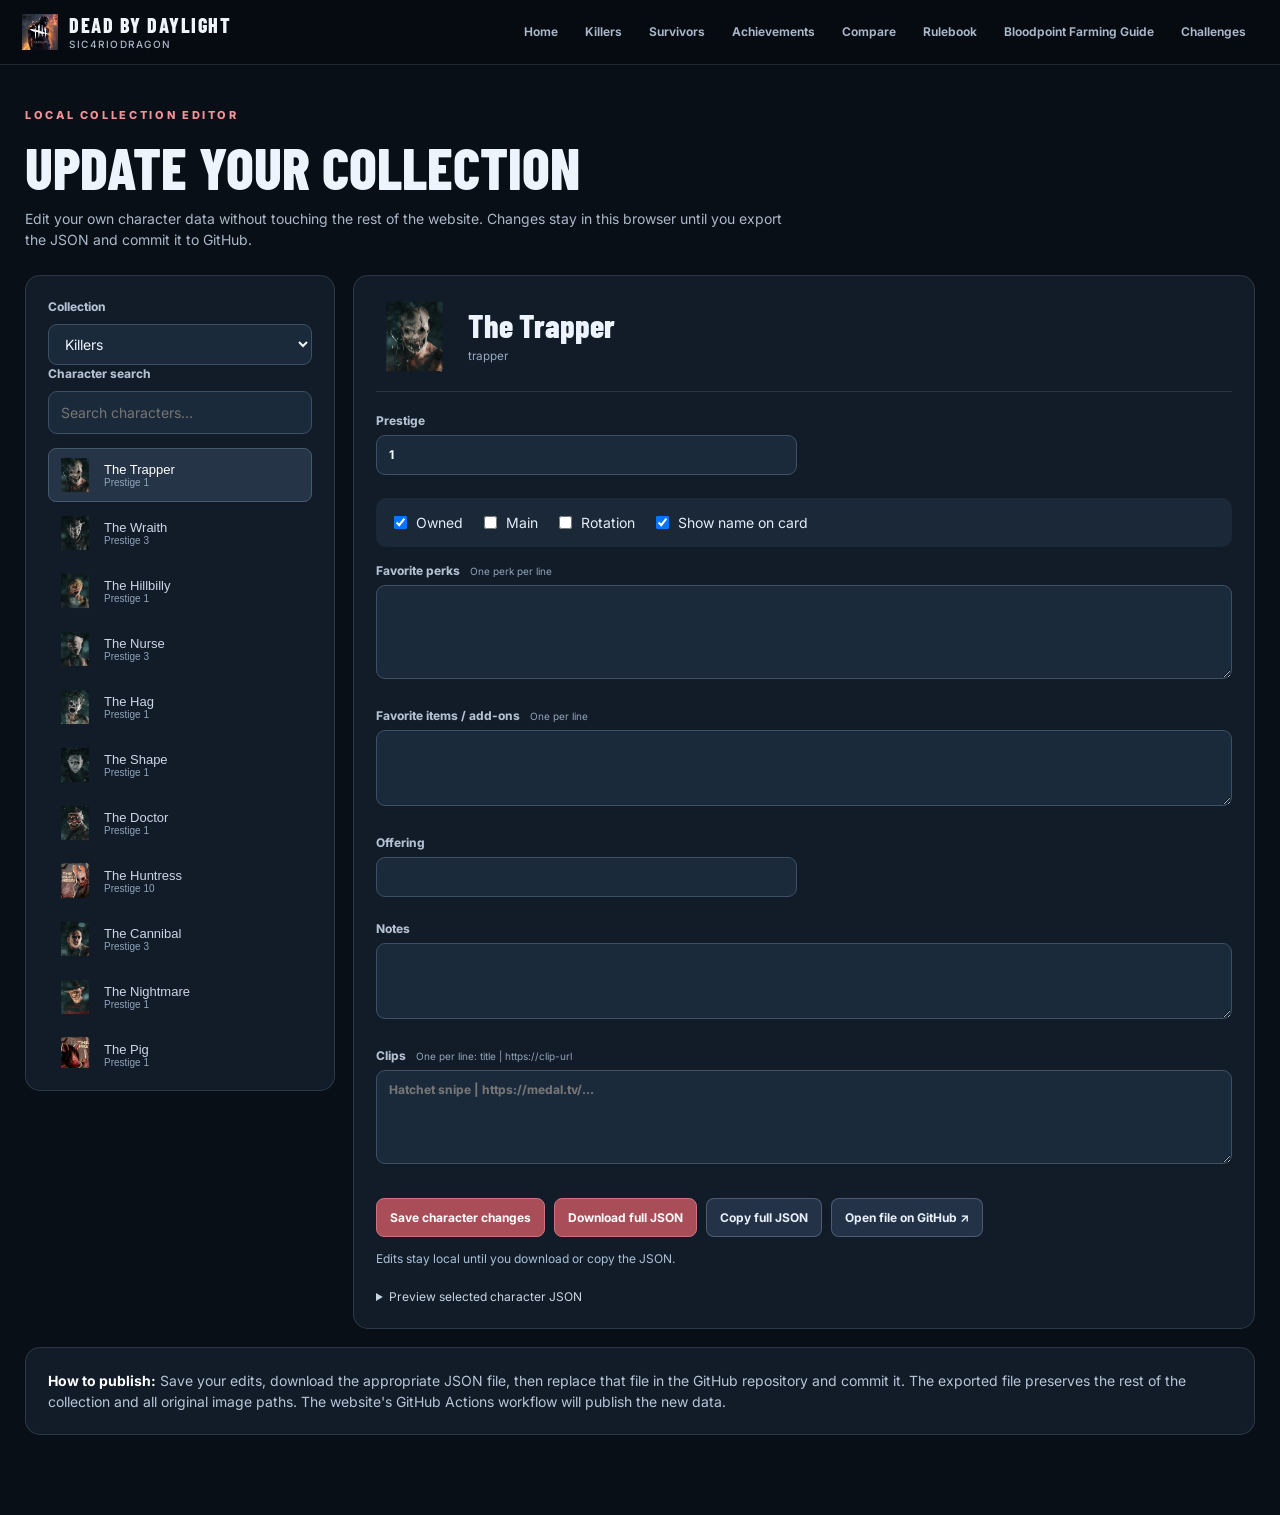
<file: tools/collection-editor/index.html>
<!doctype html><html lang="en"><head><meta charset="utf-8"><meta name="viewport" content="width=device-width,initial-scale=1"><meta name="theme-color" content="#080c13"><title>Collection Editor | Sic4rioDragon DBD</title><meta name="robots" content="noindex"><link rel="icon" href="/assets/img/deadbydaylight_icon.png"><link rel="stylesheet" href="/site.css"><link rel="stylesheet" href="/tools/collection-editor/editor.css"></head>
<body class="editor-page"><header class="site-header"></header><main class="editor-shell"><div class="editor-intro"><p class="hub-eyebrow">LOCAL COLLECTION EDITOR</p><h1>Update your collection</h1><p>Edit your own character data without touching the rest of the website. Changes stay in this browser until you export the JSON and commit it to GitHub.</p></div>
<div class="editor-layout"><aside class="editor-characters"><label for="collectionType">Collection</label><select id="collectionType"><option value="killers">Killers</option><option value="survivors">Survivors</option></select><label for="characterSearch">Character search</label><input id="characterSearch" type="search" placeholder="Search characters…"><div class="editor-list" id="characterList">Loading…</div></aside>
<section class="editor-form"><div class="editor-selection" id="editorSelection"><img id="editorPortrait" alt="" src="/assets/img/deadbydaylight_icon.png"><div><h2 id="editorName">Select a character</h2><small id="editorId"></small></div></div>
<div class="editor-fields"><label>Prestige<input id="editPrestige" type="number" min="0" max="100" step="1"></label><div class="editor-toggles"><label><input id="editOwned" type="checkbox"> Owned</label><label><input id="editMain" type="checkbox"> Main</label><label><input id="editRotation" type="checkbox"> Rotation</label><label><input id="editShowName" type="checkbox"> Show name on card</label></div><label>Favorite perks <small>One perk per line</small><textarea id="editPerks" rows="4"></textarea></label><label>Favorite items / add-ons <small>One per line</small><textarea id="editAddons" rows="3"></textarea></label><label>Offering<input id="editOffering" type="text"></label><label>Notes<textarea id="editNotes" rows="3"></textarea></label><label>Clips <small>One per line: title | https://clip-url</small><textarea id="editClips" rows="4" placeholder="Hatchet snipe | https://medal.tv/..."></textarea></label></div>
<div class="editor-actions"><button type="button" id="saveCharacter">Save character changes</button><button type="button" id="downloadCollection">Download full JSON</button><button type="button" id="copyCollection">Copy full JSON</button><a id="editOnGitHub" href="https://github.com/Sic4rioDragon/deadbydaylight.sic4riodragon.uk" target="_blank" rel="noopener noreferrer">Open file on GitHub ↗</a></div><p id="editorFeedback" role="status">This is a local editor; pressing Save updates your in-browser draft, not the live site.</p>
<details class="editor-preview"><summary>Preview selected character JSON</summary><pre id="jsonPreview"></pre></details></section></div>
<div class="editor-guide"><strong>How to publish:</strong> Save your edits, download the appropriate JSON file, then replace that file in the GitHub repository and commit it. The exported file preserves the rest of the collection and all original image paths. The website's GitHub Actions workflow will publish the new data.</div>
</main><script src="/site.js"></script><script src="/tools/collection-editor/editor.js"></script></body></html>
</file>
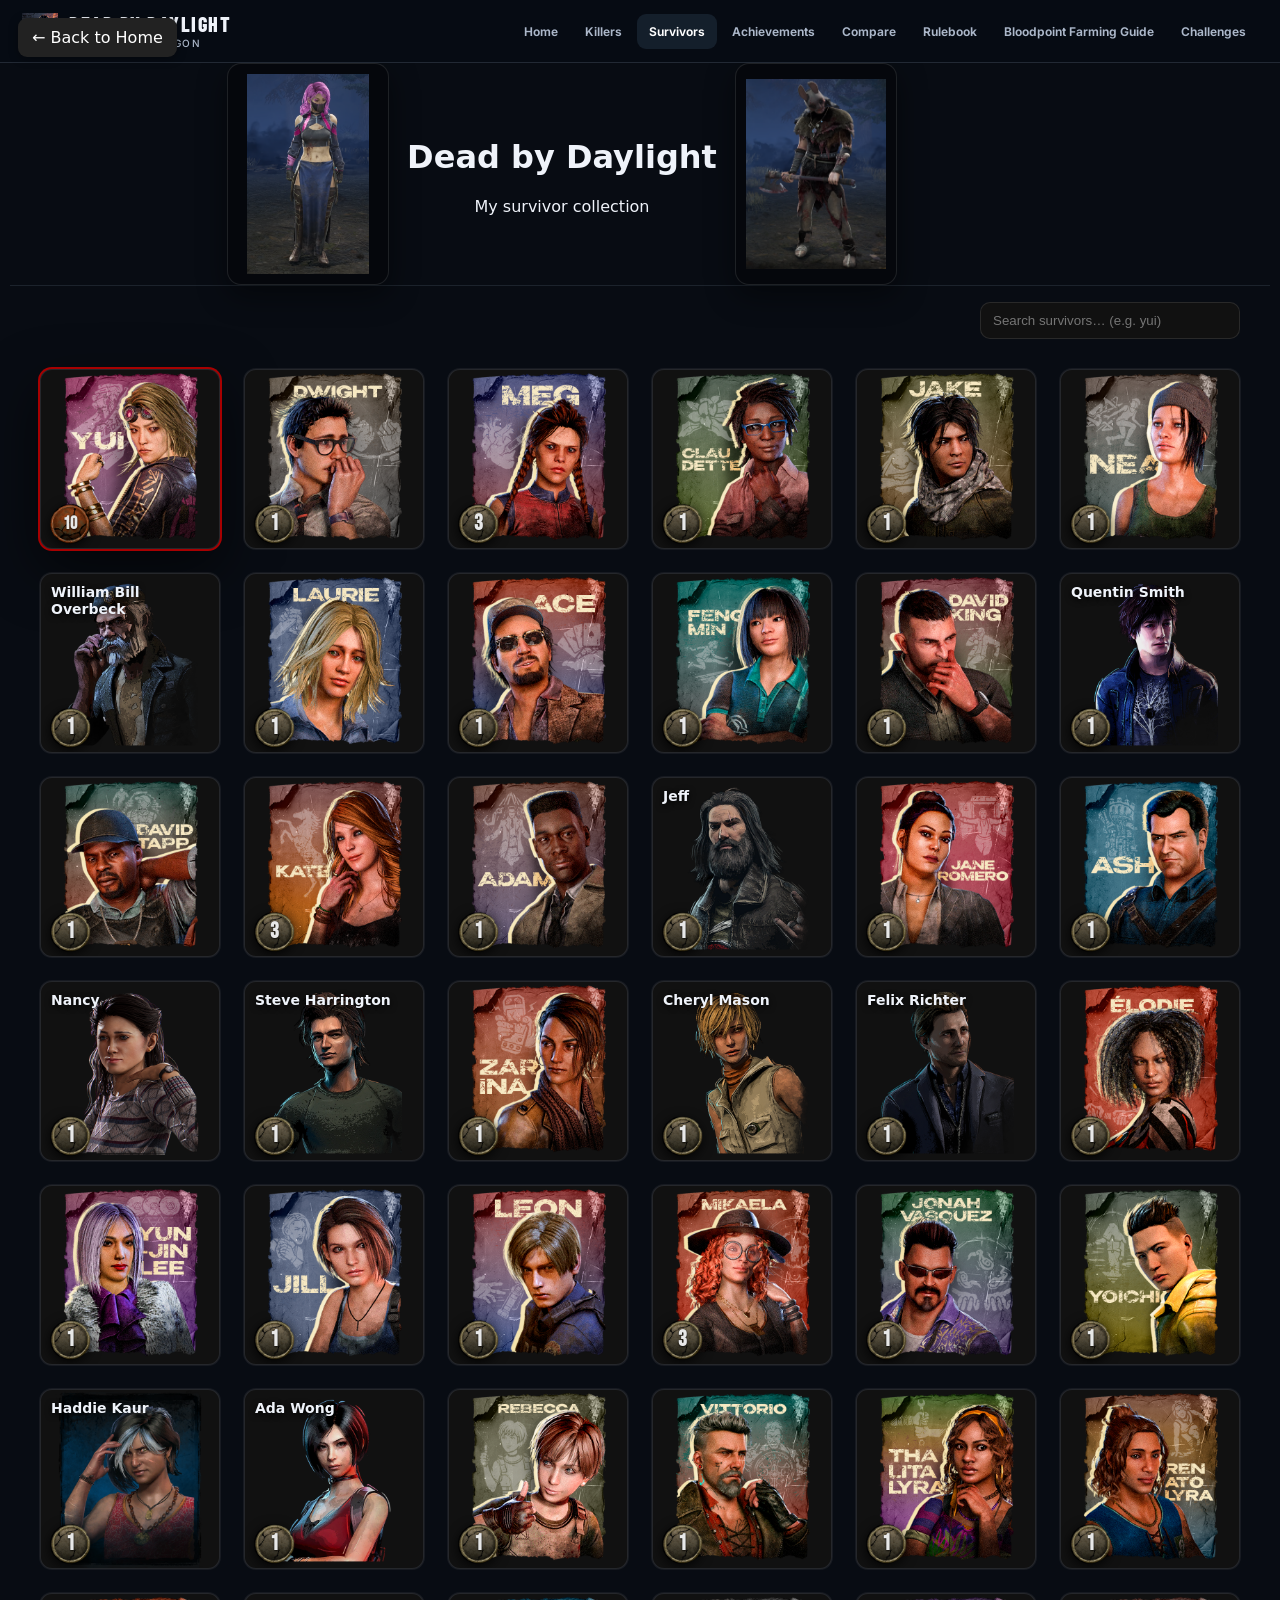
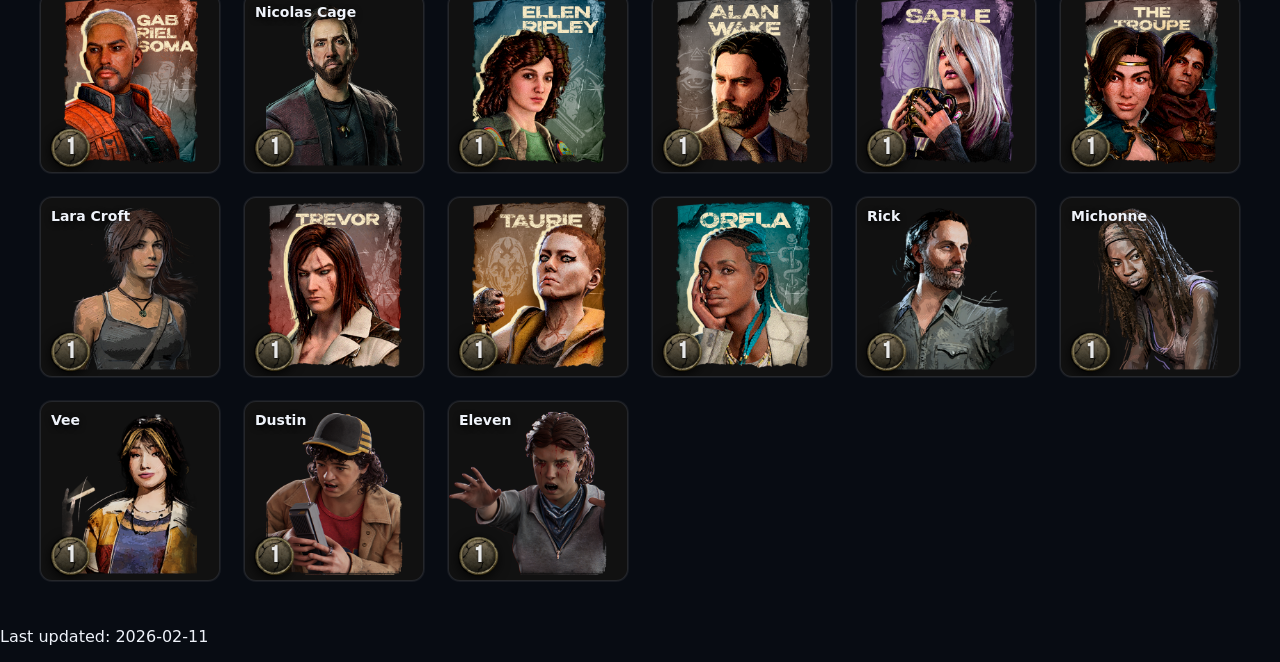
<file: survivors.html>
<!DOCTYPE html>
<html lang="en">
<head>
  <link href="https://fonts.googleapis.com/css2?family=Bebas+Neue&display=swap" rel="stylesheet">
  <meta charset="UTF-8">
  <title>DBD Survivors — Sic4rioDragon</title>
  <meta name="viewport" content="width=device-width, initial-scale=1">

  <link rel="stylesheet" href="style.css">
  <link rel="icon" type="image/png" href="/assets/img/deadbydaylight_icon.png">

  <meta name="description" content="My Dead by Daylight survivors — builds and clips.">
  <meta property="og:title" content="Dead by Daylight • Survivors • Sic4rioDragon">
  <meta property="og:description" content="My survivor collection — builds + clips.">
  <meta property="og:image" content="https://deadbydaylight.sic4riodragon.uk/assets/img/banner1.png" />
  <meta property="og:url" content="https://deadbydaylight.sic4riodragon.uk/survivors.html">
  <meta name="twitter:card" content="summary_large_image">
  <link rel="stylesheet" href="/site.css">
</head>

<body>
  <div class="topbar">
    <a class="back-btn" href="/">← Back to Home</a>

    <div class="titleblock">
      <div class="title-row">
        <a class="title-avatar-link" href="/survivors.html" title="Go to Survivors">
          <img class="title-avatar" src="/assets/img/yui.png" alt="Yui">
        </a>
        <div class="title-text">
          <h1>Dead by Daylight</h1>
          <p>My survivor collection</p>
        </div>
        <a class="title-avatar-link" href="/killers/" title="Go to Killers">
          <img class="title-avatar" src="/assets/img/huntress.png" alt="Huntress">
        </a>
      </div> 
    </div>

    <div style="width:140px;"></div>
  </div>

  <div class="controls">
    <input id="searchInput" class="search" type="search" placeholder="Search survivors… (e.g. yui)" autocomplete="off">
  </div>

  <main id="survivor-grid"></main>

  <footer>
    <p id="updated"></p>
  </footer>

  <!-- Modal -->
  <div id="killerModal" class="modal hidden">
    <div class="modal-card">
      <button id="modalClose" class="modal-close">×</button>
      <h2 id="modalName"></h2>
      <div id="modalBody"></div>
    </div>
  </div>

  <script src="script.js"></script>
  <script src="survivors.js"></script>
  <script src="/site.js"></script>
</body>
</html>
</file>
<file: dbd-rulebook/style.css>
html {
  scroll-behavior: smooth;
}

* {
  box-sizing: border-box;
}

body {
  margin: 0;
  color: #e8edf5;
  font-family: system-ui, "Segoe UI", sans-serif;
  background: #07111d;
}

.page-bg {
  position: fixed;
  inset: 0;
  background:
    linear-gradient(180deg, rgba(2, 8, 18, 0.86), rgba(2, 8, 18, 0.94)),
    radial-gradient(circle at top center, rgba(25, 87, 154, 0.14), transparent 42%),
    url('https://sic4riodragon.uk/assets/general.png') center/cover no-repeat;
  z-index: -1;
}

a {
  color: inherit;
}

.back-btn {
  position: fixed;
  top: 18px;
  left: 18px;
  z-index: 10000;
  display: inline-block;
  color: #fff;
  background: rgba(15, 22, 35, 0.92);
  padding: 10px 14px;
  border-radius: 10px;
  text-decoration: none;
  box-shadow: 0 2px 14px rgba(0, 0, 0, 0.35);
  border: 1px solid rgba(255,255,255,0.08);
}

.back-btn:hover {
  background: rgba(24, 33, 50, 0.96);
}

.page-shell {
  width: min(1260px, calc(100% - 32px));
  margin: 84px auto 48px;
}

.card {
  background: rgba(8, 14, 24, 0.82);
  border: 1px solid rgba(255,255,255,0.08);
  border-radius: 22px;
  box-shadow: 0 18px 50px rgba(0,0,0,0.35);
  backdrop-filter: blur(8px);
}

.hero {
  display: grid;
  grid-template-columns: 180px minmax(0, 1fr) 180px;
  align-items: center;
  gap: 20px;
  padding: 28px;
  margin-bottom: 26px;
}

.hero-art {
  display: flex;
  justify-content: center;
  align-items: center;
  text-decoration: none;
}

.hero-art img {
  width: 100%;
  max-width: 150px;
  height: 210px;
  object-fit: contain;
  border-radius: 16px;
  padding: 10px;
  background: rgba(0,0,0,0.28);
  border: 1px solid rgba(255,255,255,0.10);
  box-shadow: 0 10px 30px rgba(0,0,0,0.28);
}

.hero-copy {
  text-align: center;
}

.eyebrow,
.section-kicker,
.toc-head {
  font-family: "Bebas Neue", system-ui, sans-serif;
  letter-spacing: 1px;
}

.eyebrow {
  margin: 0 0 6px;
  font-size: 20px;
  color: #a7c4ea;
}

.hero h1 {
  margin: 0;
  font-family: "Bebas Neue", system-ui, sans-serif;
  font-size: clamp(48px, 8vw, 78px);
  letter-spacing: 1px;
  line-height: 0.95;
}

.subtitle {
  max-width: 680px;
  margin: 14px auto 0;
  color: #c5cfdb;
  font-size: 17px;
  line-height: 1.6;
}

.hero-nav {
  display: flex;
  flex-wrap: wrap;
  justify-content: center;
  gap: 10px;
  margin-top: 22px;
}

.hero-nav a {
  text-decoration: none;
  padding: 10px 14px;
  border-radius: 999px;
  background: rgba(255,255,255,0.04);
  border: 1px solid rgba(255,255,255,0.08);
  color: #e9eef8;
  font-size: 14px;
}

.hero-nav a:hover,
.hero-nav a.active {
  background: rgba(92, 141, 212, 0.18);
  border-color: rgba(120, 168, 236, 0.34);
}

.overview-grid {
  display: grid;
  grid-template-columns: 280px minmax(0, 1fr);
  gap: 24px;
  align-items: start;
}

.toc {
  position: sticky;
  top: 84px;
  padding: 20px 18px;
}

.toc-head {
  font-size: 26px;
  color: #eef5ff;
  margin-bottom: 14px;
}

.toc-links {
  display: grid;
  gap: 10px;
}

.toc-links a {
  text-decoration: none;
  color: #c8d6ea;
  padding: 10px 12px;
  border-radius: 12px;
  background: rgba(255,255,255,0.03);
  border: 1px solid rgba(255,255,255,0.05);
}

.toc-links a:hover {
  color: #fff;
  background: rgba(92, 141, 212, 0.14);
  border-color: rgba(120, 168, 236, 0.24);
}

.content-stack {
  display: grid;
  gap: 20px;
}

.content-stack section {
  padding: 24px 24px 22px;
}

.section-kicker {
  margin: 0 0 6px;
  font-size: 20px;
  color: #98bbeb;
}

.content-stack h2 {
  margin: 0 0 14px;
  font-family: "Bebas Neue", system-ui, sans-serif;
  font-size: 40px;
  letter-spacing: 0.6px;
  color: #f6f9ff;
}

.content-stack h3 {
  margin: 0 0 10px;
  font-size: 18px;
  color: #eef4ff;
}

.content-stack p,
.content-stack li {
  color: #d3dbe7;
  line-height: 1.7;
  font-size: 16px;
}

.content-stack p {
  margin: 0 0 14px;
}

.content-stack ul {
  margin: 0;
  padding-left: 20px;
}

.content-stack li + li {
  margin-top: 7px;
}

.rule-columns {
  display: grid;
  grid-template-columns: repeat(2, minmax(0, 1fr));
  gap: 18px;
}

.rule-columns > div,
.rule-group {
  padding: 16px;
  border-radius: 16px;
  background: rgba(255,255,255,0.03);
  border: 1px solid rgba(255,255,255,0.06);
}

.intro-card {
  padding-top: 26px;
}

.muted {
  color: #aeb8c6;
}

.clip-grid {
  display: grid;
  grid-template-columns: repeat(2, minmax(0, 1fr));
  gap: 18px;
  margin-top: 14px;
}

.clip-card {
  padding: 16px;
  border-radius: 16px;
  background: rgba(255,255,255,0.03);
  border: 1px solid rgba(255,255,255,0.06);
}

.clip-card h3 {
  margin-bottom: 12px;
}

.clip-embed {
  position: relative;
  width: 100%;
  aspect-ratio: 16 / 9;
  overflow: hidden;
  border-radius: 14px;
  background: rgba(0,0,0,0.28);
  border: 1px solid rgba(255,255,255,0.08);
}

.clip-embed iframe {
  position: absolute;
  inset: 0;
  width: 100%;
  height: 100%;
}

.clip-link {
  display: inline-block;
  margin-top: 12px;
  text-decoration: none;
  padding: 10px 12px;
  border-radius: 12px;
  background: rgba(255,255,255,0.04);
  border: 1px solid rgba(255,255,255,0.06);
  color: #d8e8ff;
}

.clip-link:hover {
  background: rgba(92, 141, 212, 0.16);
  border-color: rgba(120, 168, 236, 0.28);
}

@media (max-width: 980px) {
  .overview-grid {
    grid-template-columns: 1fr;
  }

  .toc {
    position: static;
  }

  .hero {
    grid-template-columns: 1fr;
    text-align: center;
  }

  .hero-art img {
    max-width: 130px;
    height: 180px;
  }

  .rule-columns,
  .clip-grid {
    grid-template-columns: 1fr;
  }
}
</file>
<file: site.css>
@import url('https://fonts.googleapis.com/css2?family=Barlow+Condensed:wght@500;600;700;800&family=Inter:wght@400;500;600;700;800&display=swap');
:root{--hub-bg:#080c13;--hub-panel:#121b27;--hub-panel2:#172331;--hub-line:rgba(178,199,224,.16);--hub-text:#eff3fa;--hub-muted:#acb8ca;--hub-accent:#f06874;--hub-blue:#8dbcea}
html{scroll-behavior:smooth}
body{background-color:var(--hub-bg);color:var(--hub-text)}
.site-header{position:relative;z-index:30;display:flex;align-items:center;justify-content:space-between;gap:24px;width:100%;box-sizing:border-box;padding:13px max(22px,calc((100vw - 1380px)/2));background:rgba(7,12,19,.96);border-bottom:1px solid var(--hub-line);font-family:Inter,system-ui,sans-serif}
.site-brand{display:flex;align-items:center;gap:11px;flex:none;color:var(--hub-text)!important;text-decoration:none!important;font-family:'Barlow Condensed',sans-serif;font-size:20px;font-weight:800;letter-spacing:.075em;line-height:1}
.site-brand img{height:36px;width:36px;object-fit:contain}
.site-brand span{display:flex;flex-direction:column;gap:3px}
.site-brand small{font:500 10px Inter,system-ui,sans-serif;letter-spacing:.15em;text-transform:uppercase;color:var(--hub-muted)}
.site-links{display:flex;align-items:center;justify-content:flex-end;gap:3px;min-width:0;flex-wrap:wrap}
.site-links a{font-size:12px;font-weight:650;color:var(--hub-muted);padding:10px 12px;border-radius:9px;text-decoration:none;white-space:nowrap;transition:color .15s,background .15s}
.site-links a:hover,.site-links a[aria-current="page"]{background:rgba(141,188,234,.11);color:#fff}
.hub-page{margin:0;min-height:100vh;background:radial-gradient(ellipse at 72% -10%,rgba(90,119,169,.17),transparent 52%),#080c13;font:400 15px/1.65 Inter,system-ui,sans-serif;color:var(--hub-text)}
.hub-page *{box-sizing:border-box}
.hub-wrap{width:min(1300px,calc(100% - 44px));margin:0 auto}
.hub-hero{position:relative;isolation:isolate;overflow:hidden;border-bottom:1px solid var(--hub-line);min-height:465px;display:flex;align-items:center}
.hub-hero:before{content:'';position:absolute;z-index:-2;inset:0;background:radial-gradient(ellipse at 72% 40%,rgba(114,21,34,.25),transparent 65%);opacity:1}
.hub-hero:after{content:'';position:absolute;z-index:-1;inset:0;background:linear-gradient(90deg,#080c13 0%,rgba(8,12,19,.85) 40%,rgba(8,12,19,.42) 100%),linear-gradient(0deg,#080c13,transparent 52%)}
.hub-hero .hub-wrap{display:flex;align-items:center;gap:20px;position:relative;min-height:465px}
.hub-hero-copy{max-width:710px;padding:58px 0;position:relative;z-index:3}
.hub-eyebrow{font-weight:800;text-transform:uppercase;letter-spacing:.24em;color:#f39298;font-size:11px;margin:0 0 14px}
.hub-hero h1{font-family:'Barlow Condensed',Impact,sans-serif;font-weight:800;text-transform:uppercase;letter-spacing:.035em;font-size:clamp(52px,8vw,105px);line-height:.95;margin:0 0 20px}
.hub-hero p:not(.hub-eyebrow){max-width:570px;color:#c1cad7;margin:0 0 27px}
.hub-actions{display:flex;flex-wrap:wrap;gap:11px}
.hub-btn{display:inline-flex;align-items:center;justify-content:center;gap:9px;padding:12px 20px;background:var(--hub-accent);border:1px solid transparent;border-radius:9px;text-decoration:none;color:#140b0f;font-weight:800;font-size:13px;transition:transform .2s,background .2s}
.hub-btn:hover{transform:translateY(-2px);background:#ff8790}
.hub-btn.secondary{background:rgba(230,239,250,.075);border-color:var(--hub-line);color:var(--hub-text)}
.hub-btn.secondary:hover{background:rgba(230,239,250,.13)}
.hub-figure{position:absolute;right:0;bottom:0;height:100%;display:flex;align-items:flex-end;justify-content:flex-end;pointer-events:none}
.hub-figure img{width:clamp(160px,22vw,330px);max-height:420px;object-fit:contain;object-position:bottom;filter:drop-shadow(0 12px 35px rgba(0,0,0,.6))}
.hub-figure img:first-child{transform:translateX(32px);opacity:.87}
.hub-main{padding:48px 0 70px}
.hub-section-title{display:flex;align-items:baseline;justify-content:space-between;gap:15px;margin:0 0 18px}
.hub-section-title h2{font:800 33px/1.1 'Barlow Condensed',sans-serif;letter-spacing:.05em;text-transform:uppercase;margin:0}
.hub-section-title span,.hub-section-title a{font-size:12px;color:var(--hub-muted)}
.hub-section-title a:hover{color:#fff}
.hub-grid{display:grid;grid-template-columns:repeat(4,minmax(0,1fr));gap:17px}
.hub-tile{position:relative;display:flex;flex-direction:column;overflow:hidden;min-height:250px;border:1px solid var(--hub-line);border-radius:15px;background:var(--hub-panel);color:var(--hub-text)!important;text-decoration:none!important;transition:transform .2s,border-color .2s,box-shadow .2s}
.hub-tile:hover{transform:translateY(-5px);border-color:rgba(240,104,116,.65);box-shadow:0 18px 30px rgba(0,0,0,.24)}
.hub-tile-visual{height:165px;display:flex;justify-content:center;align-items:flex-end;background:radial-gradient(circle at center 120%,rgba(130,159,205,.34),transparent 80%),linear-gradient(130deg,#182536,#0d131d);overflow:hidden}
.hub-tile-visual img{max-width:100%;height:100%;object-fit:contain;object-position:bottom;filter:drop-shadow(0 6px 14px rgba(0,0,0,.4))}
.hub-tile-body{padding:16px 17px;display:flex;flex-direction:column;gap:3px}
.hub-tile-title{font:800 24px 'Barlow Condensed',sans-serif;text-transform:uppercase;letter-spacing:.04em}
.hub-tile-sub{font-size:12px;color:var(--hub-muted)}
.hub-icon-visual{display:grid;place-items:center}
.hub-icon-visual span{font:800 60px 'Barlow Condensed',sans-serif;color:#b9cadd}
.hub-lower{display:grid;grid-template-columns:1.25fr 1fr;gap:20px;margin-top:36px}
.hub-box{padding:24px;border-radius:15px;background:linear-gradient(160deg,#14202d,#0e151e);border:1px solid var(--hub-line)}
.hub-box h2{font:800 29px 'Barlow Condensed',sans-serif;text-transform:uppercase;margin:0 0 14px}
.hub-box p{font-size:13px;color:var(--hub-muted)}
.hub-players{display:flex;flex-wrap:wrap;gap:10px}
.hub-player{display:flex;align-items:center;gap:11px;padding:10px 13px;border:1px solid var(--hub-line);border-radius:11px;background:rgba(255,255,255,.035);text-decoration:none;color:#f6f8fb;min-width:205px;flex:1}
.hub-player:hover{border-color:var(--hub-blue)}
.hub-player img{height:40px;width:40px;object-fit:cover;border-radius:7px;background:#233143}
.hub-player strong{display:block;font-size:13px}
.hub-player small{display:block;color:var(--hub-muted);font-size:11px}
.hub-list{list-style:none;padding:0;margin:0}
.hub-list li+li{border-top:1px solid var(--hub-line)}
.hub-list a{display:flex;justify-content:space-between;align-items:center;padding:12px 0;color:#d9e4f2;text-decoration:none;font-size:13px}
.hub-list a:hover{color:#fff}
.hub-footer{padding:24px 0 30px;border-top:1px solid var(--hub-line);color:var(--hub-muted);font:12px Inter,system-ui,sans-serif}
.hub-footer .hub-wrap{display:flex;justify-content:space-between;gap:15px;flex-wrap:wrap}
body:not(.hub-page)>.site-header+*{scroll-margin-top:20px}
body:not(.hub-page) .topbar{margin-top:0}
body:not(.hub-page) .topbar .back-btn{border-radius:9px}
body:not(.hub-page) .killer{border-radius:12px;border:1px solid rgba(178,199,224,.12)}
body:not(.hub-page) .killer:hover{box-shadow:0 0 0 1px rgba(240,104,116,.3),0 16px 25px rgba(0,0,0,.28)}
@media(max-width:1050px){.hub-grid{grid-template-columns:repeat(2,minmax(0,1fr))}.hub-figure{opacity:.5}.site-header{flex-wrap:wrap;padding:12px 22px}.site-links{flex-wrap:nowrap;overflow-x:auto;max-width:100%;justify-content:flex-start;width:100%;padding-bottom:3px}}
@media(max-width:670px){.hub-wrap{width:min(100% - 28px,1300px)}.hub-hero,.hub-hero .hub-wrap{min-height:385px}.hub-hero-copy{padding:42px 0}.hub-hero h1{font-size:55px}.hub-figure{opacity:.19;right:-38px}.hub-grid{gap:10px}.hub-tile{min-height:215px}.hub-tile-visual{height:128px}.hub-tile-body{padding:12px}.hub-tile-title{font-size:21px}.hub-lower{grid-template-columns:1fr}.hub-main{padding-top:30px}.site-header{padding:10px 14px}.site-links a{font-size:11px;padding:9px 8px}}
@media(prefers-reduced-motion:reduce){.hub-tile,.hub-btn{transition:none}}

/* Homepage art: single chosen banner rather than separate character cutouts. */
.hub-hero .hub-wrap{justify-content:space-between;gap:clamp(18px,3vw,40px)}
.hub-hero-copy{flex:1 1 52%;min-width:0;max-width:680px}
.hub-feature-banner{position:relative;z-index:2;flex:0 1 44%;min-width:0;align-self:center;margin:25px 0}
.hub-feature-banner img{display:block;width:100%;height:auto;max-height:340px;object-fit:contain;border-radius:16px;border:1px solid rgba(178,199,224,.21);box-shadow:0 20px 55px rgba(0,0,0,.42)}
.hub-hero:before{opacity:.13}
@media(max-width:900px){.hub-hero .hub-wrap{gap:12px}.hub-hero-copy{flex-basis:55%}.hub-feature-banner{flex-basis:42%}}
@media(max-width:670px){.hub-hero .hub-wrap{display:flex;flex-direction:column;align-items:stretch;min-height:0;gap:0}.hub-hero-copy{flex:initial;width:100%;padding:35px 0 16px}.hub-feature-banner{flex:initial;width:100%;margin:0 0 28px}.hub-feature-banner img{max-height:none}.hub-hero h1{font-size:clamp(48px,12vw,70px)}}

/* The shared header replaces the old achievements-only navigation. */
.site-header ~ .page-shell .hero-nav{display:none}

.hub-player-count{display:block;color:#d8e7f7;font-size:11px;margin-top:4px}
.hub-meter{display:block;margin-top:7px;border-radius:9px;background:#32445b;height:4px;overflow:hidden}
.hub-meter>span{display:block;height:100%;border-radius:9px;background:#f06874}
.hub-activity{margin-top:26px;border:1px solid var(--hub-line);border-radius:16px;background:#121b27;padding:25px}
.hub-activity .hub-section-title{margin-bottom:3px}
.hub-activity>p{font-size:12px;color:var(--hub-muted);margin:0 0 15px}
.hub-activity-list{display:grid;grid-template-columns:repeat(3,minmax(0,1fr));gap:10px}
.hub-activity-item{display:flex;gap:11px;align-items:center;border-radius:10px;background:rgba(255,255,255,.027);border:1px solid var(--hub-line);text-decoration:none;color:#edf3fb;padding:12px;min-width:0}
.hub-activity-item:hover{border-color:rgba(240,104,116,.6)}
.hub-activity-item img{width:44px;height:44px;border-radius:6px;object-fit:cover;flex:none}
.hub-activity-item strong{font-size:12px;display:block}
.hub-activity-item small{font-size:11px;color:var(--hub-muted);display:block}
@media(max-width:1000px){.hub-activity-list{grid-template-columns:repeat(2,minmax(0,1fr))}}
@media(max-width:670px){.hub-activity-list{grid-template-columns:1fr}.hub-activity{padding:16px}}

/* Shared header supersedes old standalone navigation on the rulebook page. */
.site-header~.back-btn{display:none}
.site-header~.back-btn~.page-shell{margin-top:28px}
body:not(.hub-page) .topbar{border-bottom:1px solid rgba(174,197,223,.12)}
body:not(.hub-page) .controls input[type="search"]{border-radius:10px}
</file>
<file: style.css>
body {
  margin: 0;
  background: #0b0b0b;
  color: #e6e6e6;
  font-family: system-ui, Segoe UI, sans-serif;
}

header {
  text-align: center;
  padding: 40px 20px;
}

#killer-grid {
  display: grid;
  grid-template-columns: repeat(auto-fill, minmax(180px, 1fr));
  gap: 24px;
  padding: 30px;
  max-width: 1200px;
  margin: auto;
}

.killer {
  position: relative;
  border-radius: 6px;
  overflow: hidden;
  background: #111;
  box-shadow: 0 0 0 1px rgba(255,255,255,0.06);
  transition: transform .15s ease, box-shadow .15s ease;
}

.killer:hover .prestige-crest{
  transform: translateY(-4px) scale(1.05);
}

.killer img {
  width: 100%;
  display: block;
}

.killer-name{
  position: absolute;
  top: 10px;
  left: 10px;
  right: 10px;

  padding: 0;
  background: none;
  border: none;

  font-weight: 800;
  font-size: 14px;
  line-height: 1.2;
  z-index: 6;

  text-shadow: 0 2px 6px rgba(0,0,0,.90);
}
.killer.locked {
  opacity: 0.35;
  filter: grayscale(1);
}

.prestige {
  position: absolute;
  top: 8px;
  right: 8px;
  background: rgba(0,0,0,.75);
  padding: 4px 7px;
  font-size: 12px;
  border-radius: 4px;
}

/* Prestige Crest (layered images: fill + border + number) */
.prestige-crest{
  position: absolute;
  left: 5px;
  bottom: 0px;

  width: 48px;
  height: 48px;
  z-index: 7;

  pointer-events: none;
  filter: drop-shadow(0 3px 6px rgba(0,0,0,.8));
}

.prestige-crest img{
  position: absolute;
  inset: 0;
  width: 100%;
  height: 100%;
  display: block;
}

.prestige-crest .prestige-num{
  position: absolute;
  inset: 0;
  display: grid;
  place-items: center;

  font-weight: 600;
  color: #e8e8e8;
  text-shadow:
    0 1px 2px rgba(0,0,0,.75),
    0 0 1px rgba(0,0,0,.55);    
  line-height: 1;
  user-select: none;
  font-family: "Bebas Neue", system-ui, sans-serif;
  letter-spacing: 0px;
}

.prestige-crest[data-d="1"] .prestige-num{ font-size: 22px; }
.prestige-crest[data-d="2"] .prestige-num{ font-size: 18px; }
.prestige-crest[data-d="3"] .prestige-num{ font-size: 16px; }

.killer{
  position: relative;
}
.back-link {
  display: inline-block;
  margin-top: 10px;
  color: #aaa;
  text-decoration: none;
  font-size: 14px;
}
.back-link:hover { color: #fff; }

.locked-label {
  position: absolute;
  top: 8px;
  left: 8px;
  font-size: 11px;
  background: rgba(0,0,0,.7);
  padding: 3px 6px;
  border-radius: 3px;
  color: #ccc;
}

.subtitle {
  font-size: 14px;
  color: #b5b5b5;
  margin-top: 6px;
}

@media (max-width: 500px) {
  #killer-grid {
    gap: 16px;
    padding: 20px;
  }
}

.missing-img-badge{
  position:absolute;
  top:8px;
  right:8px;
  padding:4px 8px;
  border-radius:10px;
  font-size:12px;
  letter-spacing:0.4px;
  background:rgba(255, 70, 70, 0.92);
  color:#fff;
  font-weight:700;
  z-index:5;
  user-select:none;
}

.topbar{
  max-width:1200px;
  margin: 42px auto 0;
  padding: 0 30px;
  display:flex;
  align-items:center;
  justify-content:space-between;
  gap:16px;
}

.titleblock{
  text-align:center;
  flex:1;
}

.back-btn{
  position: fixed;
  top: 18px;
  left: 18px;
  z-index: 10000;

  display:inline-block;
  color:#fff;
  background:#222;
  padding:10px 14px;
  border-radius:8px;
  text-decoration:none;
  box-shadow: 0 2px 10px rgba(0,0,0,0.35);
}
.back-btn:hover{ background:#333; }

.section-title{
  grid-column: 1 / -1;
  margin: 8px 0 0;
  font-size: 16px;
  color: #bdbdbd;
  letter-spacing: .3px;
}

.modal.hidden{ display:none; }
.modal{
  position:fixed; inset:0;
  background:rgba(0,0,0,0.65);
  display:flex;
  align-items:center;
  justify-content:center;
  padding:20px;
  z-index:9999;
}
.modal-card{
  width:min(720px, 95vw);
  background:rgba(10,10,14,0.96);
  border:1px solid rgba(255,255,255,0.08);
  border-radius:14px;
  padding:18px 18px 16px;
  box-shadow: 0 20px 60px rgba(0,0,0,0.6);
}
.modal-close{
  float:right;
  background:#222;
  color:#fff;
  border:none;
  border-radius:10px;
  width:36px; height:36px;
  cursor:pointer;
}
.modal-close:hover{ background:#333; }

.modal-section { margin-top: 10px; }
.modal-section h3 {
  margin: 12px 0 6px;
  font-size: 16px;
  color: #eaeaf2;
}
.modal-section ul { margin: 6px 0 10px 18px; }
.modal-section a { color: #9bd1ff; text-decoration: none; }
.modal-section a:hover { text-decoration: underline; }
.muted { opacity: 0.75; }

/* Title row with Yui / Huntress */
.title-row{
  display:flex;
  align-items:center;
  justify-content:center;
  gap:18px;
}
.title-avatar{
  width: 140px;
  height: 200px; 
  object-fit: contain;
  object-position: center;
  border-radius: 14px;
  padding: 10px;
  background: rgba(0,0,0,0.35);
  box-shadow: 0 10px 30px rgba(0,0,0,.45);
  border: 1px solid rgba(255,255,255,.10);
}

.title-text{ text-align:center; }

/* Controls */
.controls{
  max-width: 1200px;
  margin: 16px auto 0;
  padding: 0 30px;
  display: flex;
  justify-content: flex-end;  /* right */
}

.search{
  width: 260px;
  max-width: 100%;
  padding: 10px 12px;
  border-radius: 10px;
  border: 1px solid rgba(255,255,255,.10);
  background: #111;
  color: #eee;
  outline: none;
}

.search:focus{ border-color: rgba(255,255,255,.22); }

.perk-list{ list-style:none; padding-left:0; margin: 6px 0 10px; }
.perk-item{
  display:flex;
  align-items:center;
  gap:10px;
  margin: 6px 0;
}
.perk-icon{
  width:28px;
  height:28px;
  border-radius:6px;
  border:1px solid rgba(255,255,255,.10);
  background:#111;
}

.clip-embed{ margin: 10px 0 16px; }

/* Main highlight (dark red) */
.killer.main{
  box-shadow:
    0 0 0 2px rgba(176, 0, 0, 0.95), /* #b00000 */
    0 20px 55px rgba(0, 0, 0, 0.6);
}

.title-avatar-link{
  display:inline-flex;
  border-radius:14px;
}
.title-avatar-link:hover .title-avatar{
  transform: translateY(-1px);
  transition: transform 120ms ease;
}
.title-avatar{ cursor:pointer; }

/* === Survivors page: use same grid + fixed card height (prevents giant portraits) === */
#survivor-grid{
  display:grid;
  grid-template-columns: repeat(auto-fill, minmax(180px, 1fr));
  gap: 24px;
  padding: 30px;
  max-width: 1200px;
  margin: auto;
}

#survivor-grid .killer img{
  width: 100%;
  display: block;
}
/* Global toggle: hide all names */
body.names-off .killer-name{
  display: none !important;
}

/* Per-card toggle: hide name for specific portraits */
.killer-name.is-hidden{
  display: none !important;
}

.toggle-btn{
  padding: 8px 12px;
  border-radius: 10px;
  border: 1px solid rgba(255,255,255,.12);
  background: rgba(255,255,255,.06);
  color: #fff;
  cursor: pointer;
}
.toggle-btn:hover{
  background: rgba(255,255,255,.10);
}
</file>
<file: tools/collection-editor/editor.css>
.editor-page{margin:0;background:#090f17;color:#edf4fd;font:14px/1.5 Inter,system-ui,sans-serif;min-height:100vh}.editor-page *{box-sizing:border-box}.editor-shell{width:min(1320px,calc(100% - 50px));margin:42px auto 80px}.editor-intro{margin-bottom:25px}.editor-intro h1{font:800 58px/1 'Barlow Condensed',Impact,sans-serif;text-transform:uppercase;margin:0 0 12px}.editor-intro p:last-child{color:#aab8c9;max-width:770px;margin:0}.editor-layout{display:grid;grid-template-columns:310px minmax(0,1fr);gap:18px;align-items:start}.editor-characters,.editor-form,.editor-guide{background:#121c29;border:1px solid rgba(174,197,223,.17);border-radius:15px;padding:22px}.editor-characters{position:sticky;top:18px}.editor-characters>label,.editor-fields>label{display:block;color:#b4c1d1;font-size:12px;font-weight:750;margin-bottom:8px}.editor-characters>select,.editor-characters>input,.editor-fields input[type="number"],.editor-fields input[type="text"],.editor-fields textarea{width:100%;background:#1b2a3b;color:#eff5fc;border:1px solid #3d5066;border-radius:9px;font:inherit;padding:10px 12px;outline-offset:2px}.editor-characters>input{margin-bottom:14px}.editor-list{display:flex;flex-direction:column;gap:4px;max-height:620px;overflow-y:auto}.editor-list button{display:flex;align-items:center;gap:10px;background:transparent;border:1px solid transparent;border-radius:8px;color:#cbd7e7;text-align:left;padding:7px;cursor:pointer}.editor-list button:hover,.editor-list button.selected{background:#263447;border-color:#465b70;color:#fff}.editor-list img{height:38px;width:38px;object-fit:cover;border-radius:6px}.editor-list span{display:flex;flex-direction:column;font-size:13px}.editor-list small{color:#8fa3bb;font-size:10px}.editor-selection{display:flex;align-items:center;gap:15px;border-bottom:1px solid rgba(174,197,223,.14);padding-bottom:16px;margin-bottom:20px}.editor-selection img{width:77px;height:77px;object-fit:contain}.editor-selection h2{font:800 32px 'Barlow Condensed',sans-serif;margin:0}.editor-selection small{color:#97adc5}.editor-fields{display:grid;grid-template-columns:repeat(2,minmax(0,1fr));gap:15px}.editor-fields>label{display:block}.editor-fields>label:has(textarea),.editor-toggles{grid-column:1/-1}.editor-fields small{font-weight:400;color:#91a3b8;margin-left:7px}.editor-fields textarea{resize:vertical;margin-top:5px}.editor-fields input[type="text"],.editor-fields input[type="number"]{margin-top:5px}.editor-toggles{display:flex;gap:17px;flex-wrap:wrap;background:#1a2837;border-radius:10px;padding:14px}.editor-toggles label{color:#e4ecf8;display:inline-flex;gap:6px;align-items:center;cursor:pointer}.editor-actions{display:flex;flex-wrap:wrap;gap:9px;align-items:center;margin:21px 0 13px}.editor-actions button,.editor-actions a{padding:11px 13px;border-radius:8px;border:1px solid rgba(182,199,220,.28);background:#233247;color:#e8f0fb;text-decoration:none;font:700 12px Inter,system-ui,sans-serif;cursor:pointer}.editor-actions #saveCharacter,.editor-actions #downloadCollection{background:#a94d59;border-color:#cf7280;color:white}.editor-actions button:hover,.editor-actions a:hover{filter:brightness(1.2)}#editorFeedback{font-size:12px;color:#a9c0d7}.editor-preview{margin-top:20px;font-size:12px}.editor-preview summary{cursor:pointer;color:#c7d5e3}.editor-preview pre{white-space:pre-wrap;word-break:break-word;background:#09121d;border-radius:9px;padding:16px;max-height:380px;overflow:auto}.editor-guide{margin-top:18px;color:#b7c5d6}.editor-guide strong{color:#fff}@media(max-width:850px){.editor-layout{grid-template-columns:1fr}.editor-characters{position:static}.editor-list{max-height:235px}.editor-fields{grid-template-columns:1fr}.editor-shell{width:calc(100% - 24px)}}
</file>
